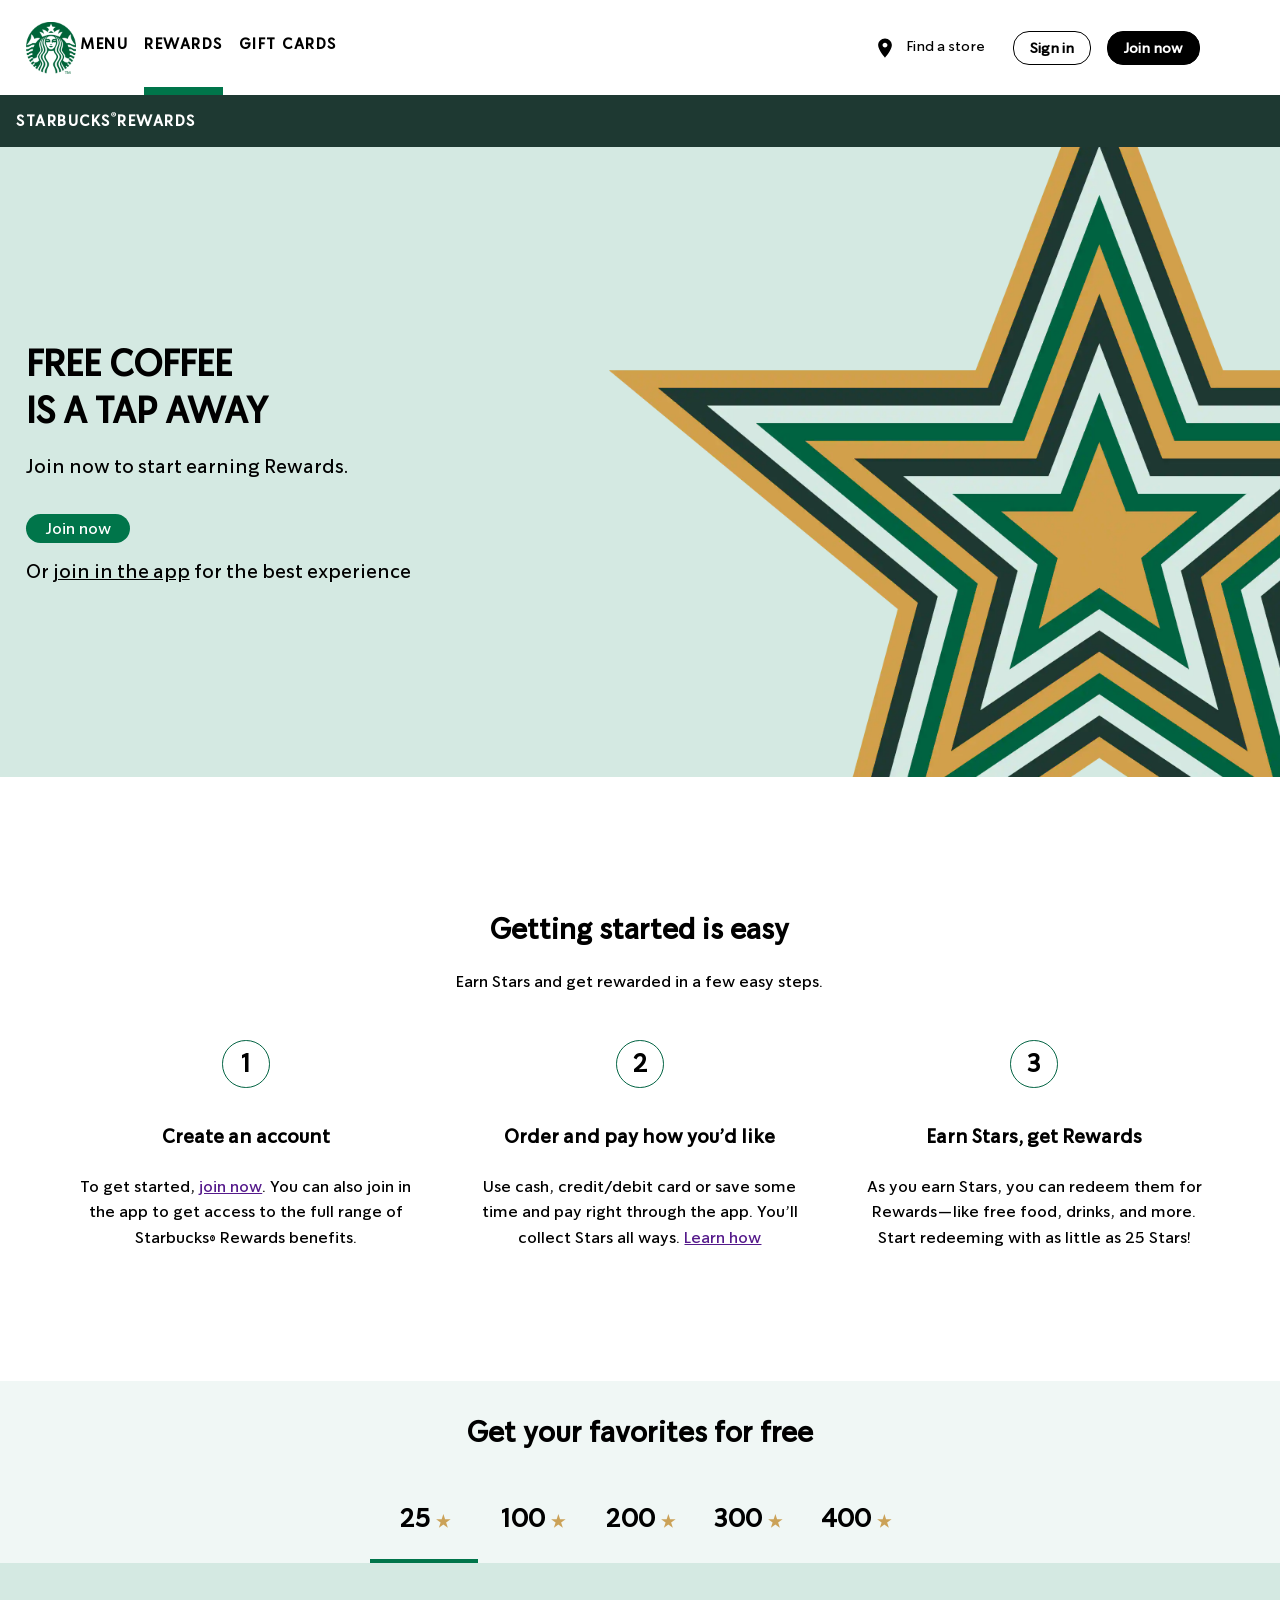
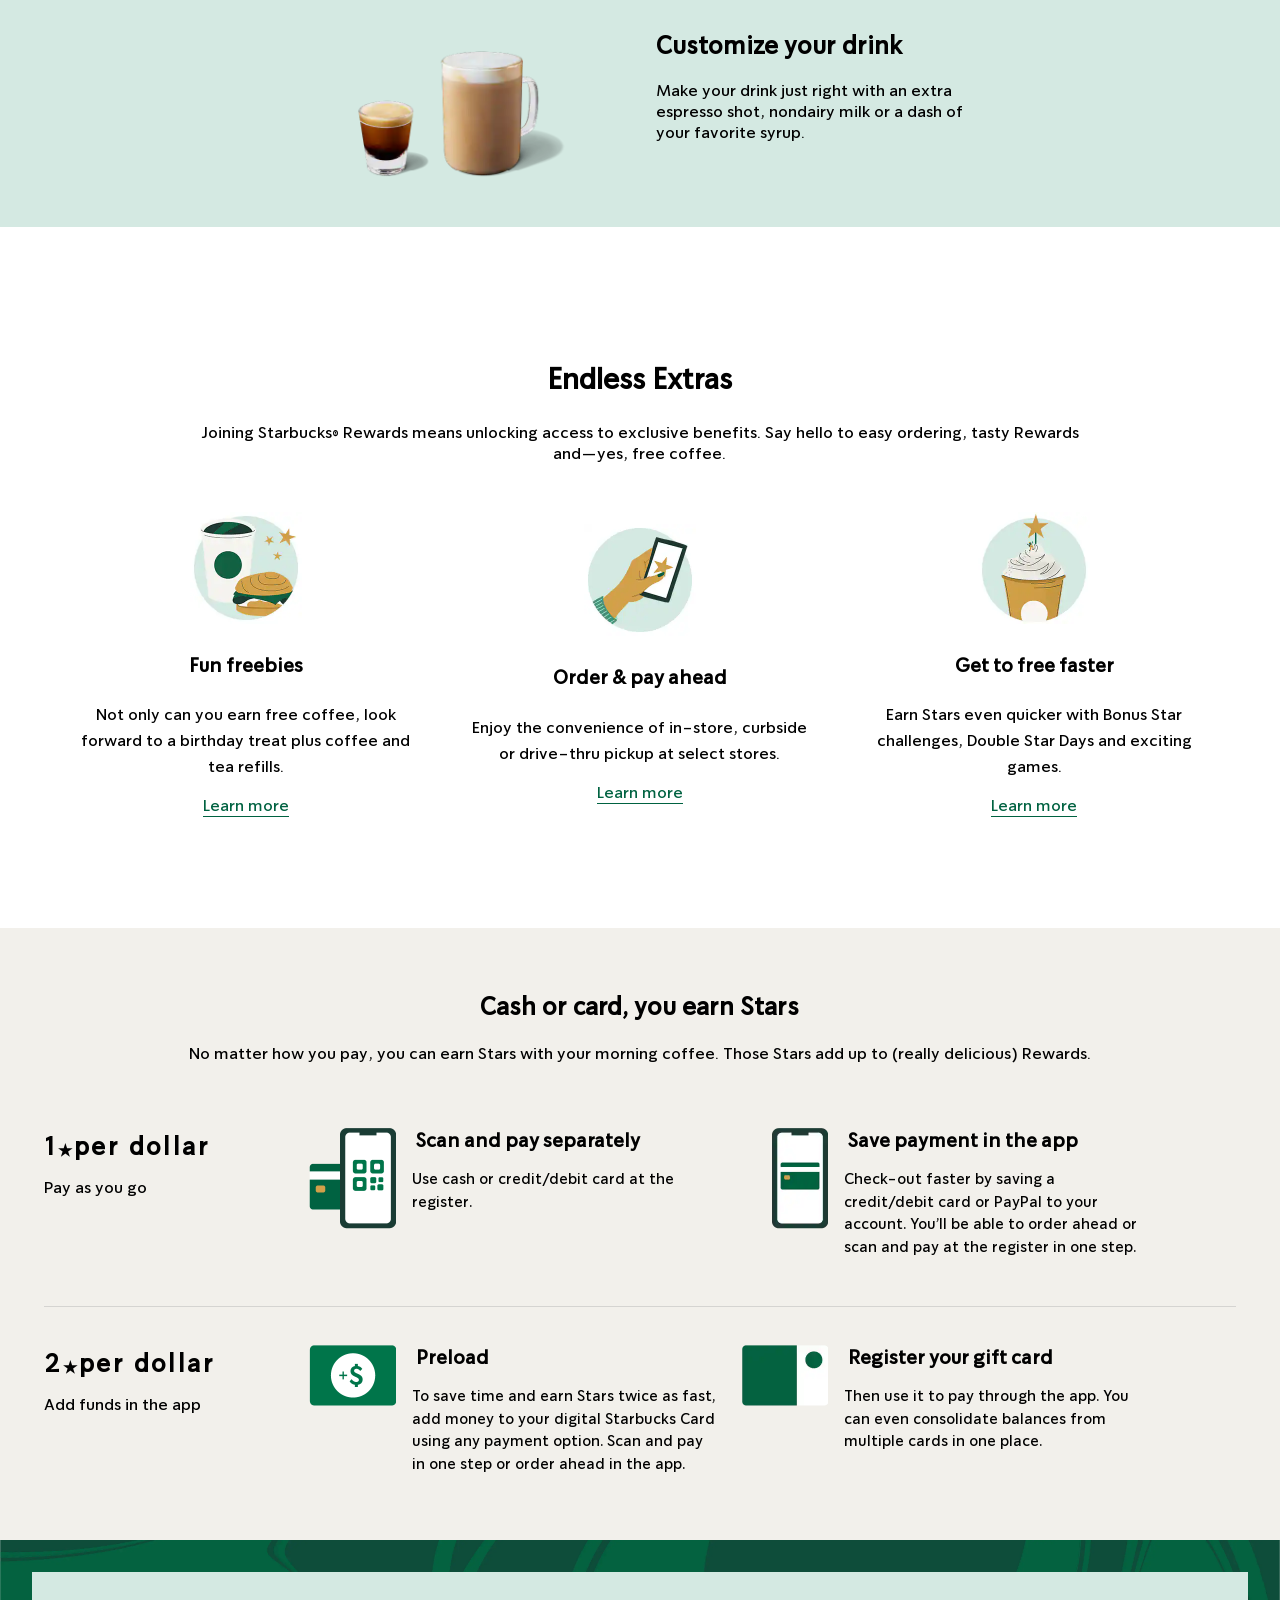
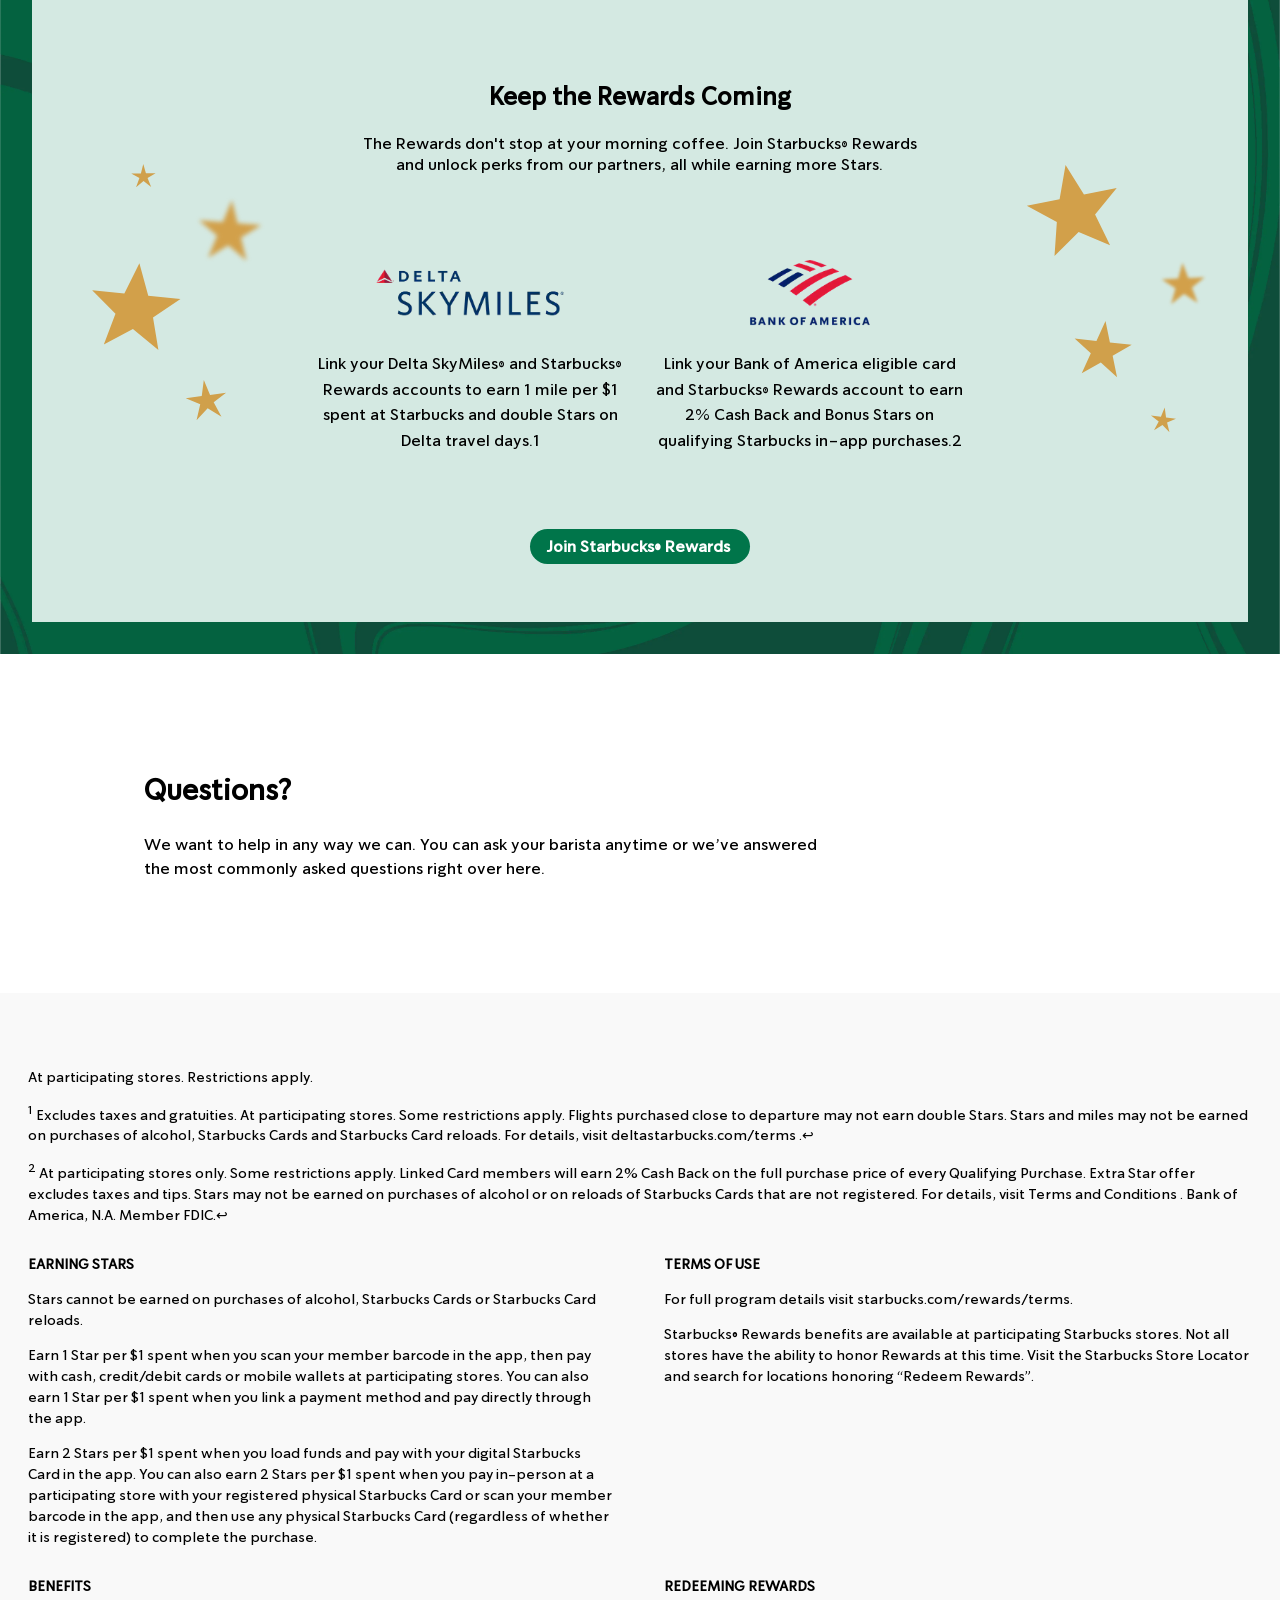
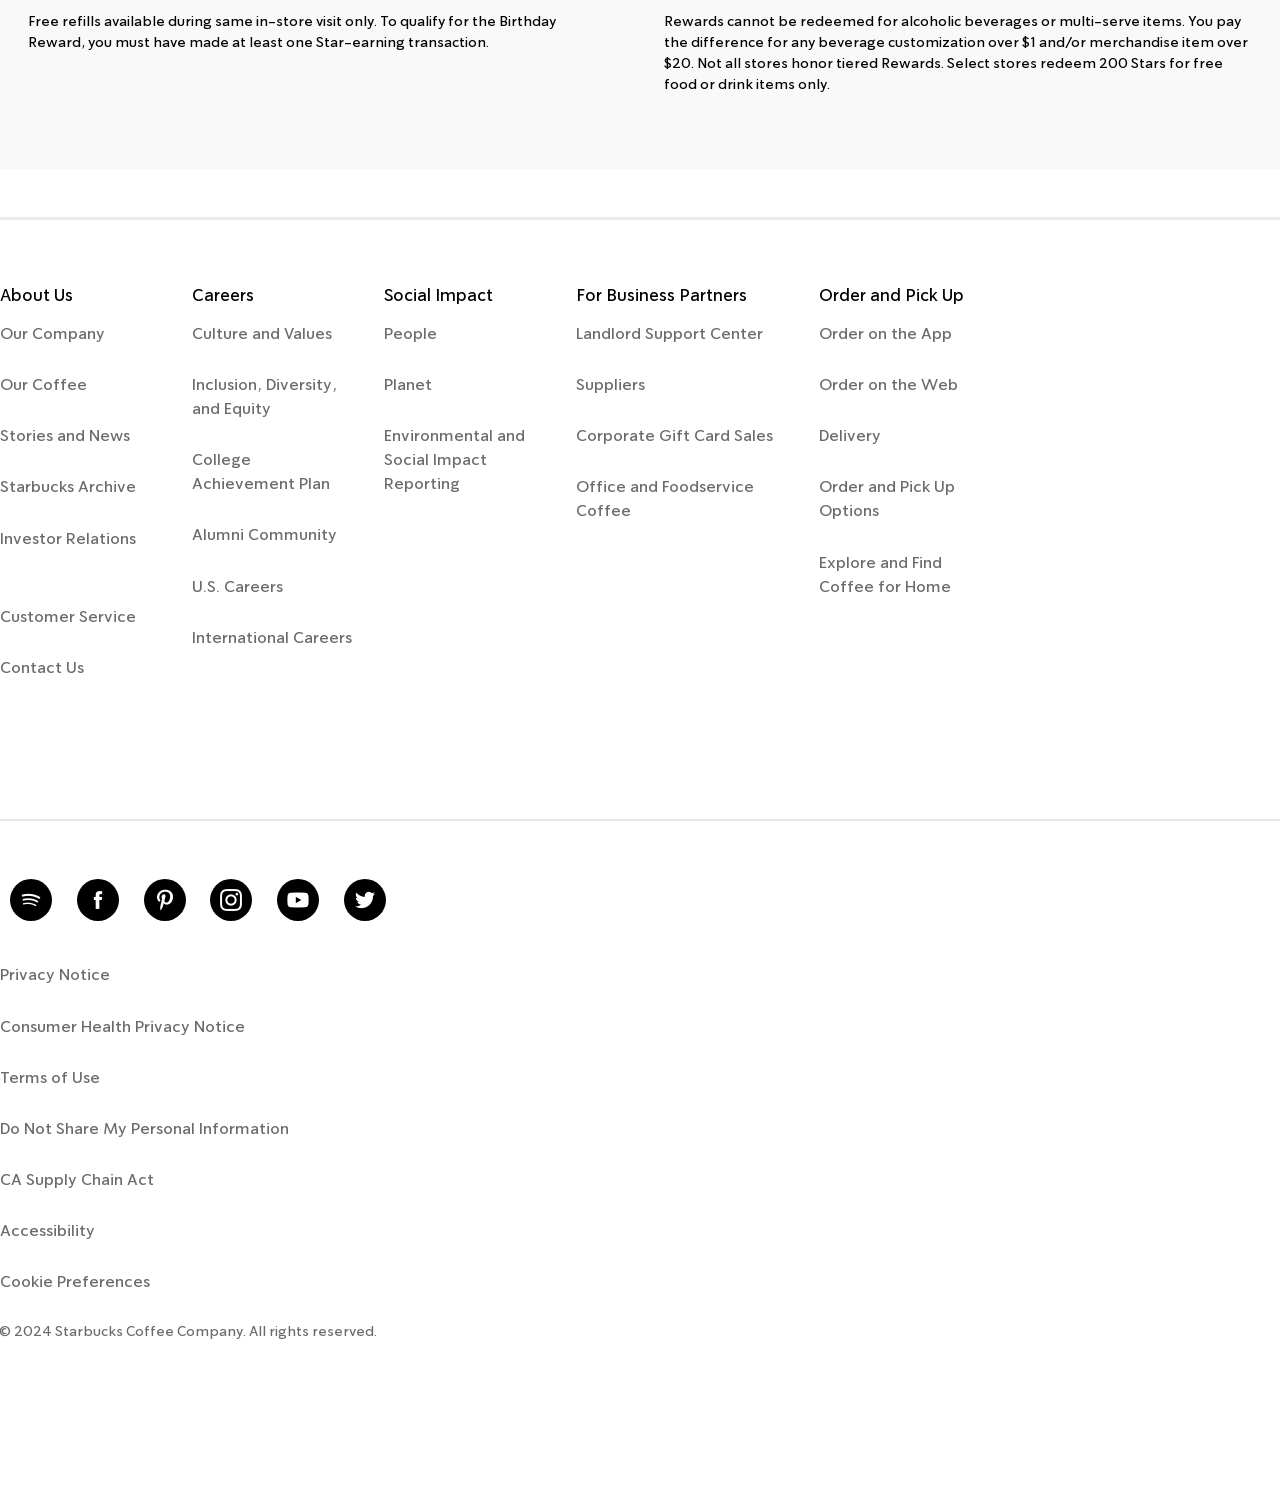
<file: index.html>
<!DOCTYPE html>
<html lang="en">
<head>
  <meta charset="UTF-8">
  <meta name="viewport" content="width=device-width, initial-scale=1.0">
  <!-- styling -->
  <link rel="stylesheet" href="styles/rewards.css">
  <link rel="stylesheet" href="styles/navbar.css">
  <link rel="stylesheet" href="styles/footer.css">
  <link rel="stylesheet" href="styles/freeFavourites.css">
  <title>starbucks-rewards</title>
</head>
<!-- fonts -->
<link rel="preconnect" href="https://fonts.googleapis.com">
<link rel="preconnect" href="https://fonts.gstatic.com" crossorigin>
<link href="https://fonts.googleapis.com/css2?family=Cabin:ital,wght@0,400..700;1,400..700&display=swap" rel="stylesheet">

<link rel="preconnect" href="https://fonts.googleapis.com">
<link rel="preconnect" href="https://fonts.gstatic.com" crossorigin>
<link href="https://fonts.googleapis.com/css2?family=Outfit:wght@100..900&display=swap" rel="stylesheet">

<link rel="preconnect" href="https://fonts.googleapis.com">
<link rel="preconnect" href="https://fonts.gstatic.com" crossorigin>
<link href="https://fonts.googleapis.com/css2?family=SUSE:wght@100..800&display=swap" rel="stylesheet">

<link rel="preconnect" href="https://fonts.googleapis.com">
<link rel="preconnect" href="https://fonts.gstatic.com" crossorigin>
<link href="https://fonts.googleapis.com/css2?family=Poppins:ital,wght@0,100;0,200;0,300;0,400;0,500;0,600;0,700;0,800;0,900;1,100;1,200;1,300;1,400;1,500;1,600;1,700;1,800;1,900&display=swap" rel="stylesheet">

<link rel="preconnect" href="https://fonts.googleapis.com">
<link rel="preconnect" href="https://fonts.gstatic.com" crossorigin>
<link href="https://fonts.googleapis.com/css2?family=Raleway:ital,wght@0,100..900;1,100..900&display=swap" rel="stylesheet">

<link rel="preconnect" href="https://fonts.googleapis.com">
<link rel="preconnect" href="https://fonts.gstatic.com" crossorigin>
<link href="https://fonts.googleapis.com/css2?family=DM+Sans:ital,opsz,wght@0,9..40,100..1000;1,9..40,100..1000&display=swap" rel="stylesheet">


<link rel="preconnect" href="https://fonts.googleapis.com">
<link rel="preconnect" href="https://fonts.gstatic.com" crossorigin>
<link href="https://fonts.googleapis.com/css2?family=Jost:ital,wght@0,100..900;1,100..900&display=swap" rel="stylesheet">

<body>
  <header class="starbucks-header js-starbucks-header">
    
    <div class="starbuck-navbar"></div>
    
    <div class="starbucks-logo">
      <a href="">
        <img src="images/Starbucks_Corporation_Logo_2011.svg.png" alt="" class="starbuck-logo-img">
      </a>
    </div>

    <nav class="starbucks-nav js-starbucks-nav">
      
      <div class="navbar-main-content">

        <div class="starbucks-sites">
          <div class="starbucks-site-container">
            <a src="" class="anchor-menu js-anchor-menu">Menu</a>
          </div>
          <div class="starbucks-site-container container-active">
            <a src="" class="rewards-menu js-reward-menu">Rewards</a>
          </div>
          <div class="starbucks-site-container">
            <a src="" class="menu-cards js-menu-cards">Gift Cards</a>
          </div>
        </div>
  
        <div class="starbucks-nav-buttons">
          
          <div class="store-map-button">
            <div class="map-icon">
              <svg aria-hidden="true" class="map-img" focusable="false" preserveAspectRatio="xMidYMid meet" viewBox="0 0 24 24"><path d="M12,11.475 C10.5214286,11.475 9.32142857,10.299 9.32142857,8.85 C9.32142857,7.401 10.5214286,6.225 12,6.225 C13.4785714,6.225 14.6785714,7.401 14.6785714,8.85 C14.6785714,10.299 13.4785714,11.475 12,11.475 M12,1.5 C7.85357143,1.5 4.5,4.7865 4.5,8.85 C4.5,14.3625 12,22.5 12,22.5 C12,22.5 19.5,14.3625 19.5,8.85 C19.5,4.7865 16.1464286,1.5 12,1.5"></path></svg>
            </div>
            Find a store
          </div>
  
          <div class="nav-buttons-01">
            <div class="sing-in-container">
              <button class="sign-in-btn">Sign in</button>
            </div>
    
            <div class="join-now-container">
              <button class="join-now-btn">Join now</button>
            </div>
          </div> 
        </div>
      </div>   
    </nav>

    <div class="burger-menu-btn js-button-burger">
      <span></span>
      <span></span>
      <span></span>
    </div>

  </header>
  <div class="mask js-mask"></div>
  <div class="starbucks-sticky-notes js-starbusk-sticky-notes">
    <div class="starbucks-sticky-notes-subcontainer">
      STARBUCKS<div class="sticky-special-sign">®</div> REWARDS
    </div>
    <div class="join-app-sticky-container">
      <a href="" class="join-app-anchor">Join in the app</a>
    </div>
  </div>
  <div class="starbucks-reward-joining-container">
    <div class="reward-joining-subcontianer">
      <div class="reward-subcontainer-child">
        <div class="free-coffe-offer-container">
          <h2>FREE COFFEE <br> IS A TAP AWAY</h2>
          <p>Join now to start earning Rewards.</p>
          <a class="join-button-main" href="/account/create">Join now</a>
          <span class="sb-textLink">
            Or
             <a class="color-textBlack" href="https://www.starbucks.com/rewards/mobile-apps">join in the app</a> for the best experience</span>
             <span class="sb-minimalized">Or join online</span>
        </div>
      </div>
      <div class="reward-subcontainer-child">
        <div class="width-star"></div>
      </div>
    </div>
  </div>

  <div class="getting-started-container">
    <div class="getting-started-subcontainer">
     
      <div class="getting-started-subcontainer-content">
        <div class="getting-started-easy-container">
          <h2>Getting started is easy</h2>
          <p>Earn Stars and get rewarded in a few easy steps.</p>
        </div>

        <div class="creating-account-steps-container">
        
          <div class="account-creating-step">
            <div class="creating-step-number">
              <div class="creating-step-number-container">
                1
              </div>
            </div>
            <div class="creating-step-adnotation">
              <div class="creating-step-title">
                Create an account
              </div>
              <div class="creating-step-instruction">
                To get started, <a href="">join now</a>. You can also join in the app to get access to the full range of Starbucks® Rewards benefits.
              </div>
            </div> 
          </div>
  
          <div class="account-creating-step expra-margin">
            <div class="creating-step-number">
              <div class="creating-step-number-container">
                2
              </div>
            </div>
            <div class="creating-step-adnotation">
              <div class="creating-step-title">
                Order and pay how you’d like
              </div>
              <div class="creating-step-instruction">
                Use cash, credit/debit card or save some time and pay right through the app. You’ll collect Stars all ways. <a href="">Learn how</a> 
              </div>
            </div>
          </div>
  
          <div class="account-creating-step">
            <div class="creating-step-number">
              <div class="creating-step-number-container">
                3
              </div>
            </div>
            <div class="creating-step-adnotation">
              <div class="creating-step-title">
                Earn Stars, get Rewards
              </div>
              <div class="creating-step-instruction">
                As you earn Stars, you can redeem them for Rewards—like free food, drinks, and more. Start redeeming with as little as 25 Stars!
              </div>
            </div>
          </div> 
        </div>
      </div>
    </div>
  </div>

  <div class="get-your-favourites-for-free js-get-your-favourites-for-free">
    <h1>Get your favorites for free</h1>
    <div class="reward-container js-reward-container">
    </div>
    <div class="reward-variety js-reward-variery"> 
      
      <div class="free-drink-variery">
        <div class="free-drink-variery-subcontainer">
         <div class="free-offer-child-image">
           <img src="freefavourites/25.webp" class="free-offer-img" alt="">
         </div>
         <div class="free-offer-child-description">
           <h2>Customize your drink</h2>
           <p>Make your drink just right with an extra espresso shot, nondairy milk or a dash of your favorite syrup.</p>
         </div>
        </div>
       </div>  
    </div>
  </div>

  <div class="getting-started-container">
    <div class="getting-started-subcontainer">
     
      <div class="getting-started-subcontainer-content">
        <div class="getting-started-easy-container">
          <h2>Endless Extras</h2>
          <p>Joining Starbucks® Rewards means unlocking access to exclusive benefits. Say hello to easy ordering, tasty Rewards and—yes, free coffee.</p>
        </div>
        <div class="creating-account-steps-container">
        
          <div class="account-creating-step">
            <div class="creating-step-number">
              <img src="orders/1-fun-freebies.webp" class="order-img" alt="">
            </div>
            <div class="creating-step-adnotation">
              <div class="creating-step-title">
                Fun freebies
              </div>
              <div class="creating-step-instruction">
                <p>Not only can you earn free coffee, look forward to a birthday treat plus coffee and tea refills.</p>
              </div>
              <a src="" class="learn-more-anchor">Learn more</a>
            </div>  
          </div>
  
          <div class="account-creating-step expra-margin">
            <div class="creating-step-number">
              <img src="orders/2-order-and-pay-ahead.webp" class="order-img" alt="">
            </div>
            <div class="creating-step-adnotation">
              <div class="creating-step-title">
                Order & pay ahead
              </div>
              <div class="creating-step-instruction">
                <p>Enjoy the convenience of in-store, curbside or drive-thru pickup at select stores.</p>
              </div>
              <a src="" class="learn-more-anchor">Learn more</a>
            </div>                      
          </div>
  
          <div class="account-creating-step">
            <div class="creating-step-number">
              <img src="orders/3-get-to-free-faster.webp" class="order-img" alt="">
            </div>
            <div class="creating-step-adnotation">
              <div class="creating-step-title">
                Get to free faster
              </div>
              <div class="creating-step-instruction">
                <p>Earn Stars even quicker with Bonus Star challenges, Double Star Days and exciting games.</p>
              </div>
              <a src="" class="learn-more-anchor">Learn more</a>
            </div>          
          </div> 
        </div>
      </div>
    </div>
  </div>

  <div class="payment-main-container">
    <div class="payment-subcontainer">
      <div class="getting-started-easy-container cash">
        <h2>Cash or card, you earn Stars</h2>
        <p>No matter how you pay, you can earn Stars with your morning coffee. Those Stars add up to (really delicious) Rewards.</p>
      </div>

      <div class="payment-information-container">
        <div class="payment-information-subcontainer">
          
          <div class="payment">
            <div class="payment-title">
              1 <p class="payment-star">★</p> per dollar
            </div>
            <p>Pay as you go</p>
          </div>

          <div class="payment-offer-description-container">
            <div class="payment-offer-description">
              <div class="payment-offer-description-image">
                <img src="details-img/1A.png" class="details-img" alt="">
              </div>
              <div class="payment-offer-description-details">
                <div class="payment--title">
                  Scan and pay separately</div>
                <p>Use cash or credit/debit card at the register.</p>
              </div>
            </div>
  
            <div class="payment-offer-description">
              <div class="payment-offer-description-image">
                <img src="details-img/1B.webp" class="details-img" alt="">
              </div>
              <div class="payment-offer-description-details">
                <div class="payment--title">
                  Save payment in the app</div>
                <p>Check-out faster by saving a credit/debit card or PayPal to your account. You’ll be able to order ahead or scan and pay at the register in one step.</p>
              </div>
            </div>
          </div>
        </div>

        <div class="payment-extra-space"></div>

        <div class="payment-information-subcontainer">
          
          <div class="payment">
            <div class="payment-title">
              2 <p class="payment-star">★</p> per dollar
            </div>
            <p>
              Add funds in the app</p>
          </div>

          <div class="payment-offer-description-container">
            <div class="payment-offer-description">
              <div class="payment-offer-description-image">
                <img src="details-img/2A.png" class="details-img" alt="">
              </div>
              <div class="payment-offer-description-details">
                <div class="payment--title">
                  Preload</div>
                <p>To save time and earn Stars twice as fast, add money to your digital Starbucks Card using any payment option. Scan and pay in one step or order ahead in the app.</p>
              </div>
            </div>
  
            <div class="payment-offer-description">
              <div class="payment-offer-description-image">
                <img src="details-img/2B.webp" class="details-img" alt="">
              </div>
              <div class="payment-offer-description-details">
                <div class="payment--title">
                  Register your gift card</div>
                <p>Then use it to pay through the app. You can even consolidate balances from multiple cards in one place.</p>
              </div>
            </div>
          </div>
        </div>
      </div>
    </div>
  </div>

  <div class="rewards-coming-container js-reward-coming-container">
    <div class="rewards-coming-container-main-content">
      
      <div class="rewards-coming-container-subcontent">
        
        <div class="background-stars-container stars-image-1">

        </div>
            
        <div class="content-container">
        <div class="getting-started-easy-container spaced">
          <h2>Keep the Rewards Coming</h2>
          <p>The Rewards don't stop at your morning coffee. Join Starbucks® Rewards and unlock perks from our partners, all while earning more Stars.</p>
        </div>

        <div class="starbucks-cooperators-container">
          <div class="starbucks-cooperators-subcontainer">
            <img src="cooperators/delta-skymiles.webp" class="cooperators-img" alt="">
            <p>Link your Delta SkyMiles®
              and Starbucks® Rewards accounts to earn 1 mile per $1 spent at Starbucks and double Stars on Delta travel days.1</p>
          </div>
          <div class="starbucks-cooperators-subcontainer">
            <img src="cooperators/bank-of-america.webp" class="cooperators-img" alt="">
            <p>Link your Bank of America
              eligible card and Starbucks® Rewards account to earn 2% Cash Back and Bonus Stars on qualifying Starbucks in-app purchases.2</p>
          </div>
        </div>

        <a href="" class="cooperators-anchor-tag">Join Starbucks® Rewards</a>
        </div>
     
        <div class="background-stars-container stars-image-2">
        </div>
      </div>
    </div>
  </div>

  <div class="question-main-container">
    <div class="question-subcontainer">
      <div class="questiob-subcontainer-margin">
        <h2>Questions?</h2>
        <p>We want to help in any way we can. You can ask your barista anytime or we’ve answered the most commonly asked questions right over here.</p>
      </div>     
    </div>
  </div>

  <div class="participating-main-container">
    <div class="participating-main-subcontainer">
      <div class="participating-container">
        <p>At participating stores. Restrictions apply.</p>
        <p><sup>1</sup> Excludes taxes and gratuities. At participating stores. Some restrictions apply. Flights purchased close to departure may not earn double Stars. Stars and miles may not be earned on purchases of alcohol, Starbucks Cards and Starbucks Card reloads. For details, visit 
          deltastarbucks.com/terms
          .↩</p>
        <p> <sup>2</sup> At participating stores only. Some restrictions apply. Linked Card members will earn 2% Cash Back on the full purchase price of every Qualifying Purchase. Extra Star offer excludes taxes and tips. Stars may not be earned on purchases of alcohol or on reloads of Starbucks Cards that are not registered. For details, visit 
          Terms and Conditions
          . Bank of America, N.A. Member FDIC.↩</p>
      </div>
      <div class="participating-terms-container">
        <div class="participating-terms-subcontainer">
          <h3>EARNING STARS</h3>
          <p>Stars cannot be earned on purchases of alcohol, Starbucks Cards or Starbucks Card reloads.</p>
          <p>Earn 1 Star per $1 spent when you scan your member barcode in the app, then pay with cash, credit/debit cards or mobile wallets at participating stores. You can also earn 1 Star per $1 spent when you link a payment method and pay directly through the app.</p>
          <p>Earn 2 Stars per $1 spent when you load funds and pay with your digital Starbucks Card in the app. You can also earn 2 Stars per $1 spent when you pay in-person at a participating store with your registered physical Starbucks Card or scan your member barcode in the app, and then use any physical Starbucks Card (regardless of whether it is registered) to complete the purchase.</p>
        </div>
        <div class="participating-terms-subcontainer">
          <h3>TERMS OF USE</h3>
          <p>For full program details visit starbucks.com/rewards/terms.</p>
          <p>Starbucks® Rewards benefits are available at participating Starbucks stores. Not all stores have the ability to honor Rewards at this time. Visit the 
            Starbucks Store Locator
             and search for locations honoring “Redeem Rewards”.</p>
        </div>
      </div>
      <div class="participating-terms-container">
        <div class="participating-terms-subcontainer">
          <h3>BENEFITS</h3>
          <p>Free refills available during same in-store visit only. To qualify for the Birthday Reward, you must have made at least one Star-earning transaction.</p>
        </div>
        <div class="participating-terms-subcontainer">
          <h3>REDEEMING REWARDS</h3>
          <p>Rewards cannot be redeemed for alcoholic beverages or multi-serve items. You pay the difference for any beverage customization over $1 and/or merchandise item over $20. Not all stores honor tiered Rewards. Select stores redeem 200 Stars for free food or drink items only.</p>
        </div>
      </div>
    </div>
  </div>

  <div class="details-main-container">
    <div class="details-main--subcontainer">
      <div class="details-main-subcontainer">
      
        <div class="details-main-flex" >

          <div class="details-button-container js-detail-main-flex" id="detail-1">
            <h2>About Us</h2>
            <div class="details-icon-img">
              <img class="arrow-down-icon" id="arrow-icon-1" src="images/down.png" alt="">
            </div>
          </div>

          <ul class="details-links" id="js-link-1">
            <li><a href="">Our Company</a></li>
            <li><a href="">Our Coffee</a></li>
            <li> <a href="">Stories and News</a></li>
            <li><a href="">Starbucks Archive</a></li>
            <li><a href=""><a href="">Investor Relations</a><li>
            <li><a href="">Customer Service</a></li>
            <li><a href="">  Contact Us</a></li>
           </ul> 
        </div>
  
        <div class="details-main-flex ">
          
          <div class="details-button-container js-detail-main-flex" id="detail-2">
            <h2>Careers</h2>
            <div class="details-icon-img">
              <img class="arrow-down-icon" id="arrow-icon-2" src="images/down.png" alt="">
            </div>
          </div>
         
          <ul class="details-links" id="js-link-2"> 
            <li><a href="">Culture and Values</a></li>
            <li><a href="">Inclusion, Diversity, and Equity</a></li>
            <li> <a href="">College Achievement Plan</a></li>
            <li><a href="">Alumni Community</a></li>
            <li><a href=""><a href="">U.S. Careers</a></li>
            <li><a href="">International Careers</a></li>
          </ul> 
        </div>
  
        <div class="details-main-flex">
          <div class="details-button-container js-detail-main-flex" id="detail-3">
            <h2>Social Impact</h2>
            <div class="details-icon-img">
              <img class="arrow-down-icon" id="arrow-icon-3" src="images/down.png" alt="">
            </div>
          </div>
          
          <ul class="details-links" id="js-link-3">
            <li><a href="">People</a></li>
            <li><a href="">Planet</a></li>
            <li> <a href="">Environmental and Social Impact Reporting</a></li>
          </ul> 
        </div>
  
        <div class="details-main-flex extra-spacing">
          <div class="details-button-container js-detail-main-flex" id="detail-4">
            <h2>For Business Partners</h2>
            <div class="details-icon-img">
              <img class="arrow-down-icon" id="arrow-icon-4" src="images/down.png" alt="">
            </div>
          </div>
          
          <ul class="details-links" id="js-link-4">
            <li><a href="">Landlord Support Center</a></li>
            <li><a href="">Suppliers</a></li>
            <li> <a href="">Corporate Gift Card Sales</a></li>
            <li> <a href="">Office and Foodservice Coffee</a></li>
          </ul> 
        </div>
  
        <div class="details-main-flex">
          <div class="details-button-container js-detail-main-flex" id="detail-5">
            <h2>Order and Pick Up</h2>
            <div class="details-icon-img">
              <img class="arrow-down-icon" id="arrow-icon-5" src="images/down.png" alt="">
            </div>
          </div>
          
          <ul class="details-links" id="js-link-5">
            <li><a href="">Order on the App</a></li>
            <li><a href="">Order on the Web</a></li>
            <li> <a href="">Delivery</a></li>
            <li> <a href="">Order and Pick Up Options</a></li>
            <li> <a href="">Explore and Find Coffee for Home</a></li>
          </ul> 
        </div>  
      </div>

      <div class="inline-element"></div>
  
      <div class="details-main-subcontainer column">
        
        <div class="footer-icons-flex-container">
          <ul>
            <li>
              <div class="icon-footer-container">
                <img src="starbucks-icons/spotify.png" class="icon-footer-img" alt="spotify"> 
              </div>
            </li>
            <li>
              <div class="icon-footer-container">
                <img src="starbucks-icons/facebook-social.png" class="icon-footer-img" alt="facebook">
              </div>
            </li>
            <li>
              <div class="icon-footer-container">
                <img src="starbucks-icons/social.png" class="icon-footer-img" alt="pinterest">
              </div>
            </li>
            <li>
              <div class="icon-footer-container">
                <img src="starbucks-icons/instagram-social.png" class="icon-footer-img" alt="instagram">
              </div>
            </li>
            <li>
              <div class="icon-footer-container">
                <img src="starbucks-icons/youtube-social.png" class="icon-footer-img" alt="youtube">
              </div>
            </li>
            <li>
              <div class="icon-footer-container">
                <img src="starbucks-icons/twitter-social.png" class="icon-footer-img" alt="twitter">
              </div>
            </li>
          </ul>        
        </div>

        <div class="extra-information">
          <ul>
            <li><a>Privacy Notice</a></li>
            <li><a>Consumer Health Privacy Notice</a></li>
            <li><a>Terms of Use</a></li>
            <li><a>Do Not Share My Personal Information</a></li>
            <li><a>CA Supply Chain Act</a></li>
            <li><a> Accessibility</a></li>
            <li><a>Cookie Preferences</a></li>
            <li>   <div class="extra-information-logos">© 2024 Starbucks Coffee Company. All rights reserved.</div></li>
          </ul>
        </div> 

      </div>

    </div>
  </div>
  <script src="scripts/hamburger.js"></script>
  <script src="scripts/index.js" type="module"></script>
  <script src="scripts/rewardsDetails.js"></script>
</body>
</html>
</file>
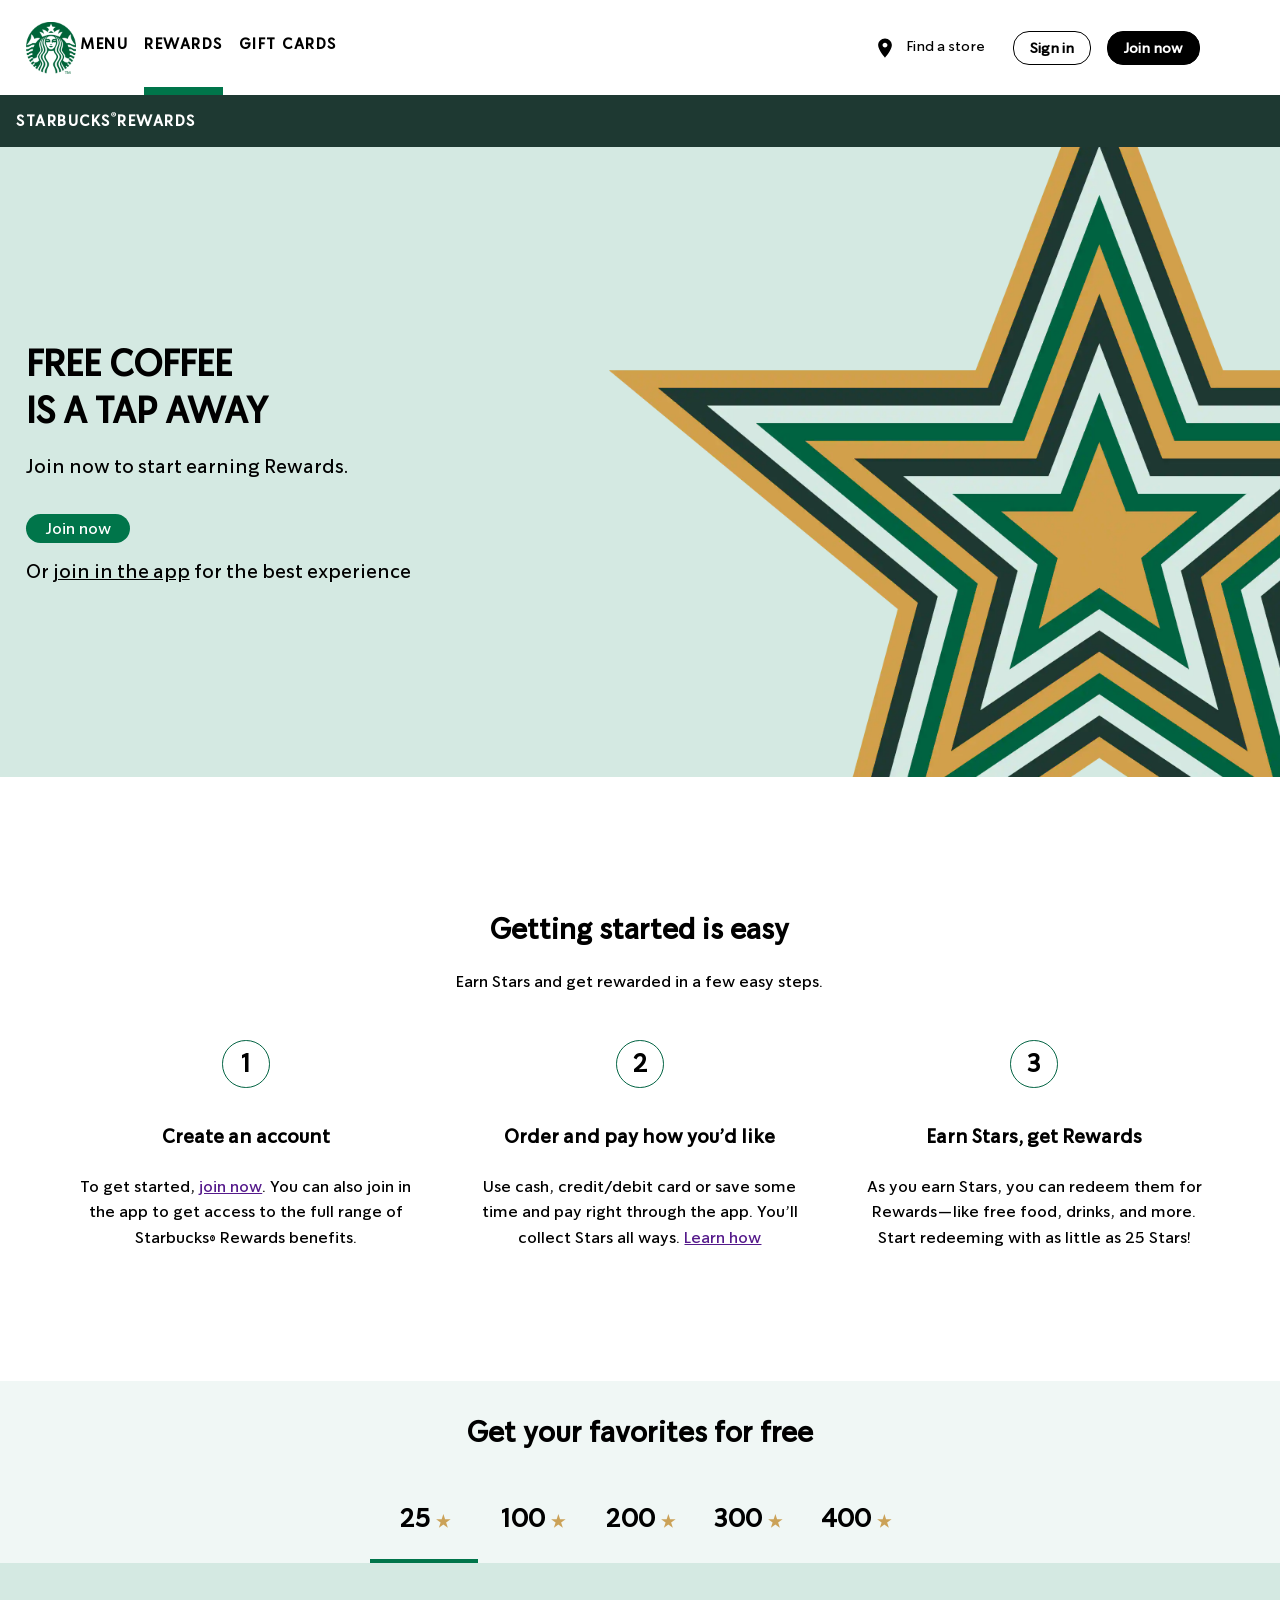
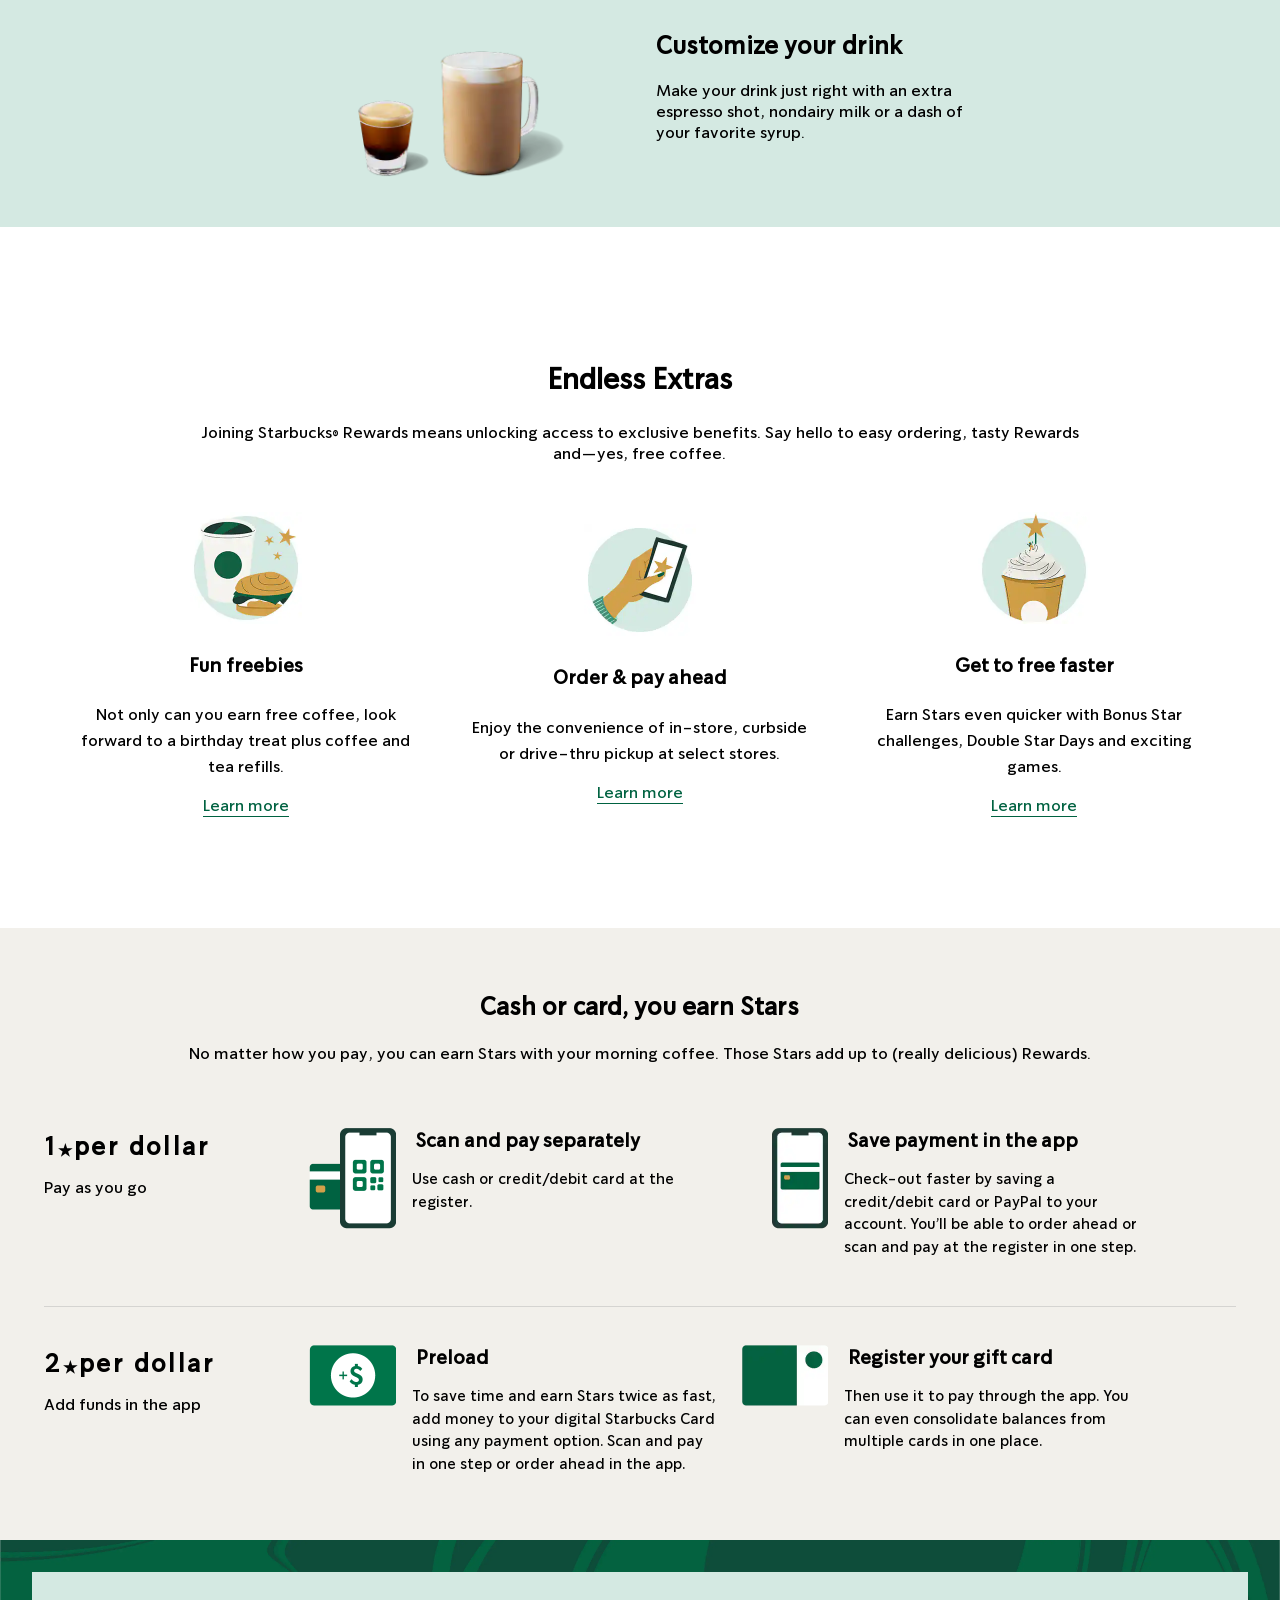
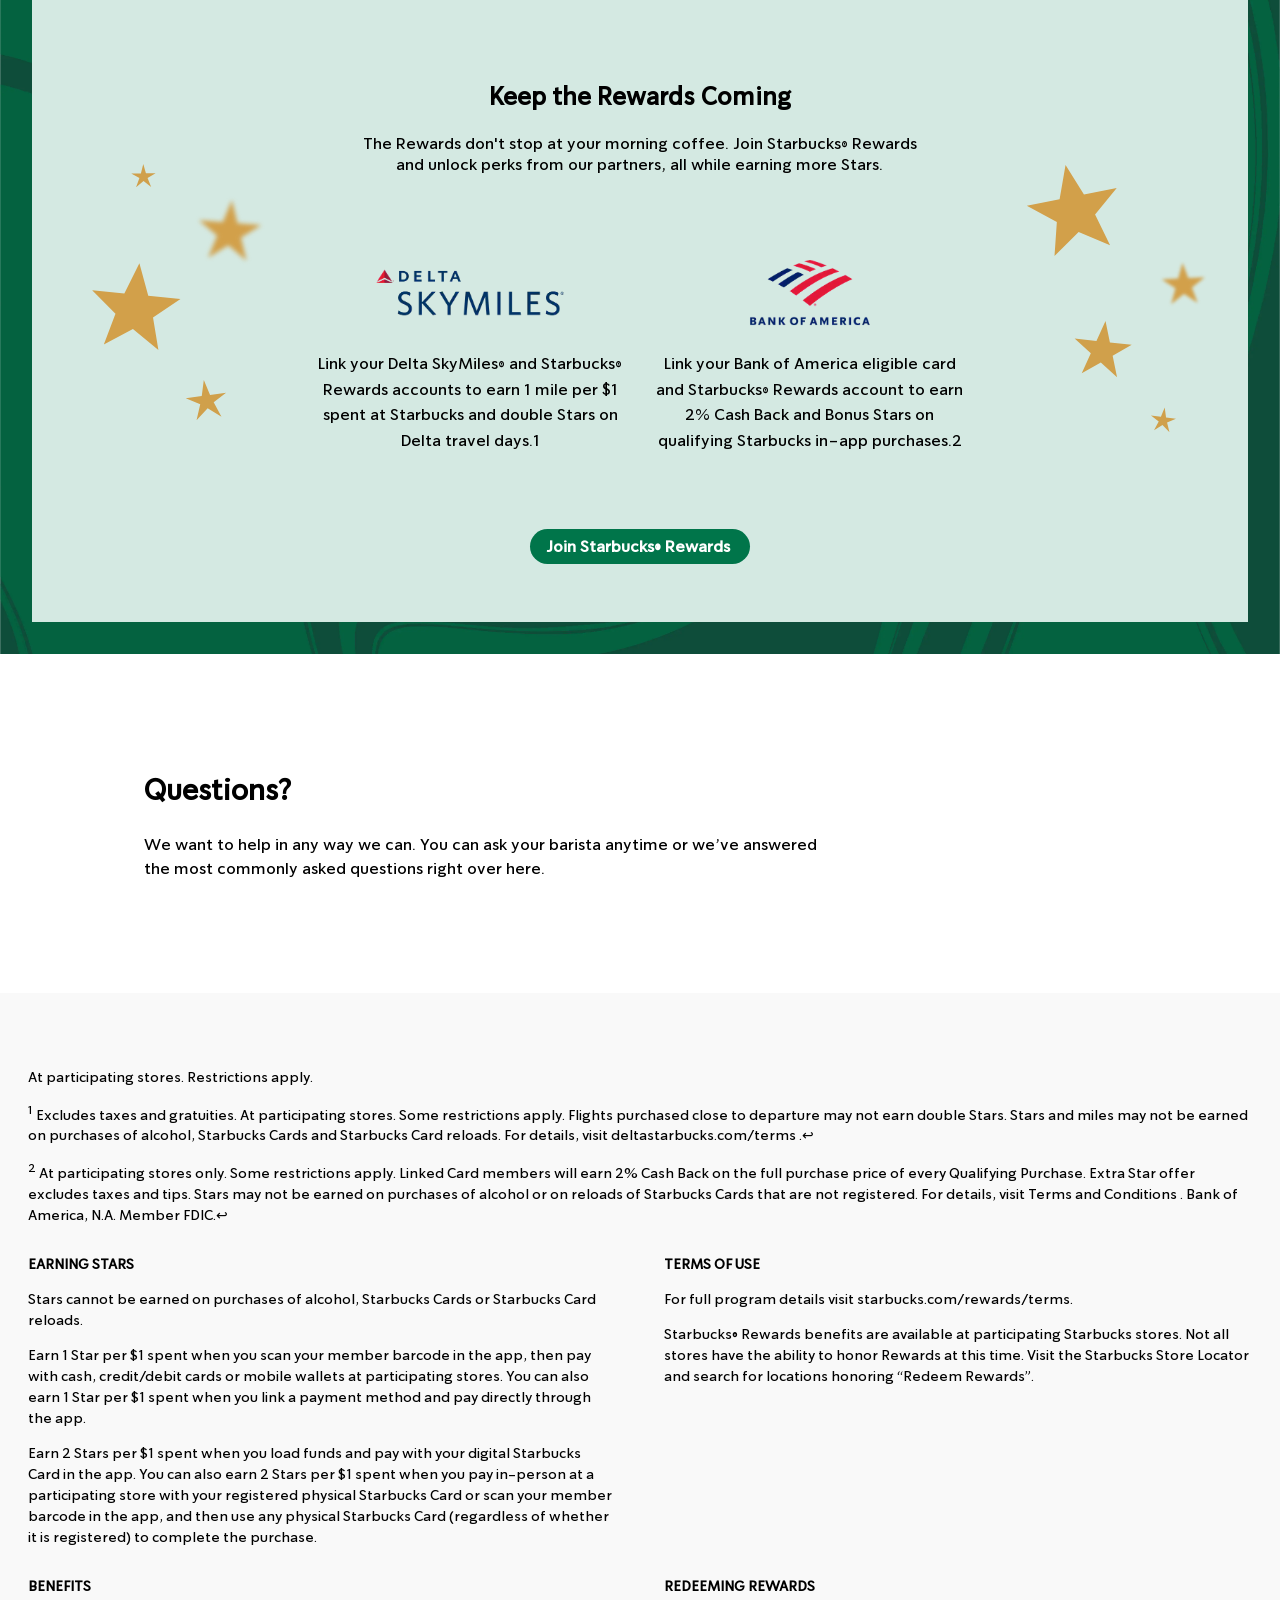
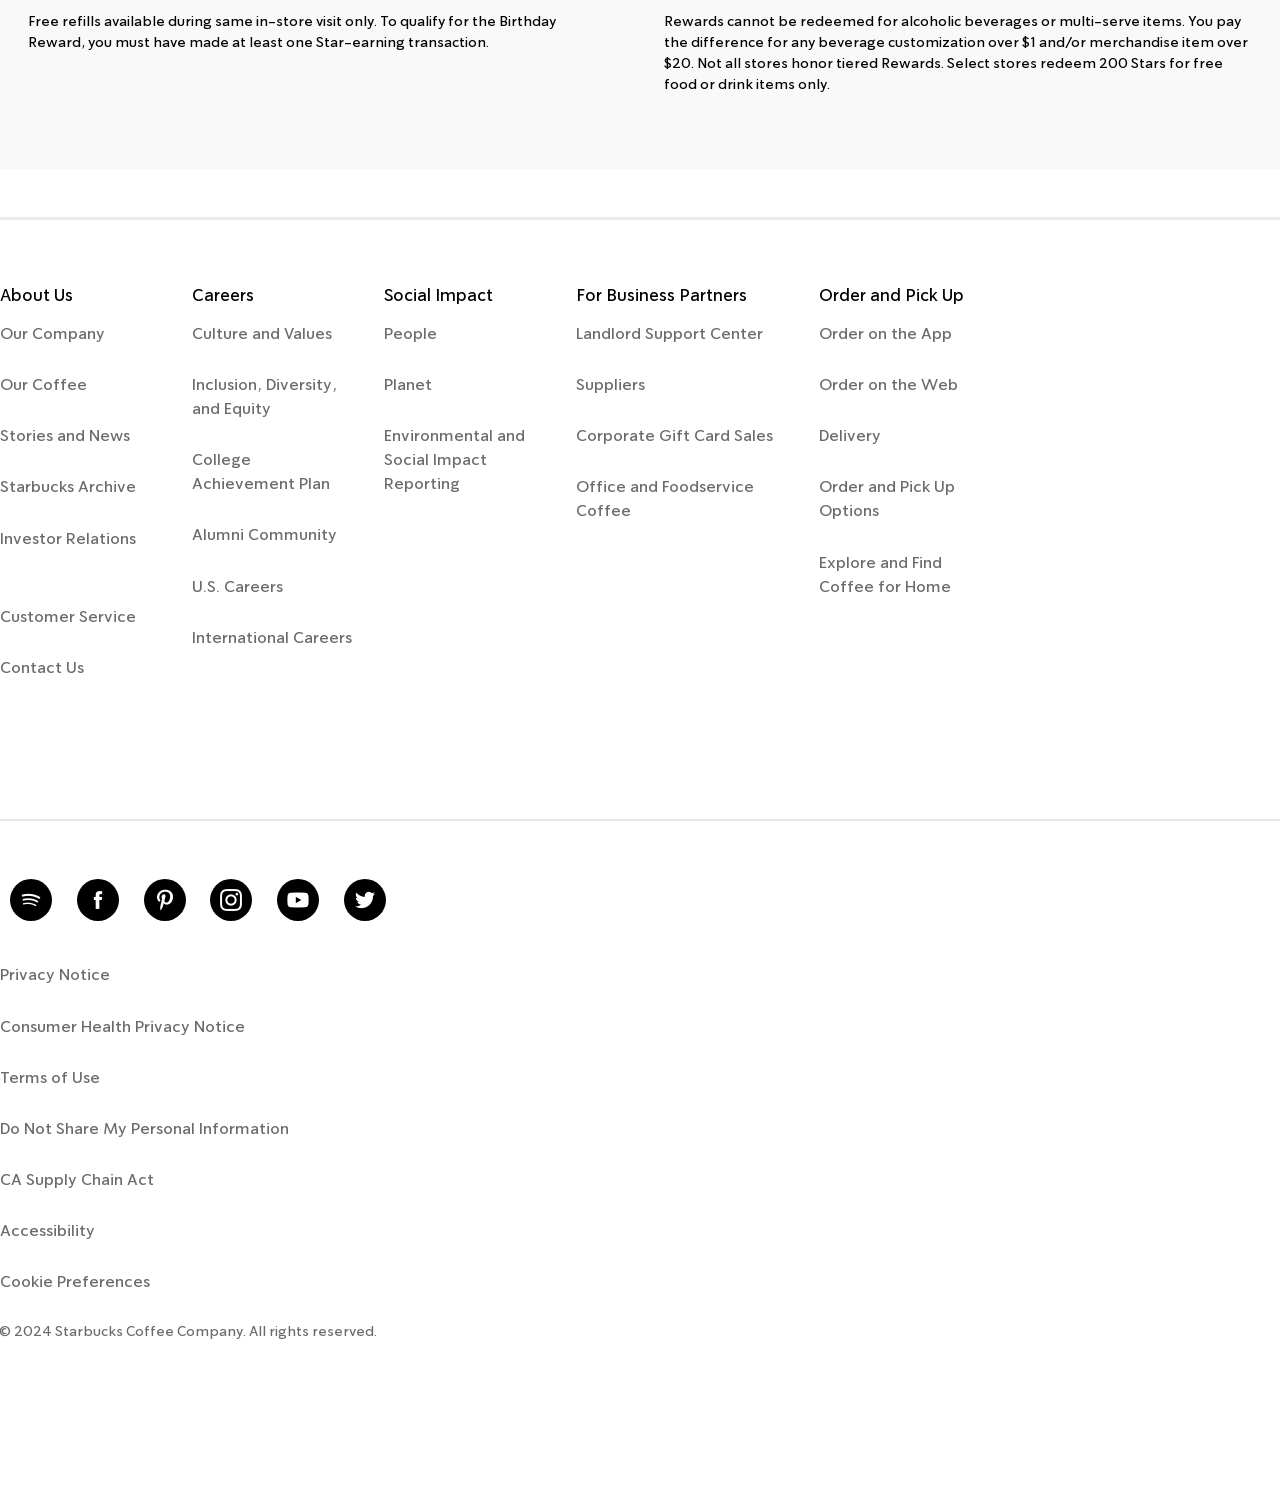
<file: rewards.html>
<!DOCTYPE html>
<html lang="en">
<head>
  <meta charset="UTF-8">
  <meta name="viewport" content="width=device-width, initial-scale=1.0">
  <!-- styling -->
  <link rel="stylesheet" href="styles/rewards.css">
  <link rel="stylesheet" href="styles/navbar.css">
  <link rel="stylesheet" href="styles/footer.css">
  <link rel="stylesheet" href="styles/freeFavourites.css">
  <title>starbucks-rewards</title>
</head>
<!-- fonts -->
<link rel="preconnect" href="https://fonts.googleapis.com">
<link rel="preconnect" href="https://fonts.gstatic.com" crossorigin>
<link href="https://fonts.googleapis.com/css2?family=Cabin:ital,wght@0,400..700;1,400..700&display=swap" rel="stylesheet">

<link rel="preconnect" href="https://fonts.googleapis.com">
<link rel="preconnect" href="https://fonts.gstatic.com" crossorigin>
<link href="https://fonts.googleapis.com/css2?family=Outfit:wght@100..900&display=swap" rel="stylesheet">

<link rel="preconnect" href="https://fonts.googleapis.com">
<link rel="preconnect" href="https://fonts.gstatic.com" crossorigin>
<link href="https://fonts.googleapis.com/css2?family=SUSE:wght@100..800&display=swap" rel="stylesheet">

<link rel="preconnect" href="https://fonts.googleapis.com">
<link rel="preconnect" href="https://fonts.gstatic.com" crossorigin>
<link href="https://fonts.googleapis.com/css2?family=Poppins:ital,wght@0,100;0,200;0,300;0,400;0,500;0,600;0,700;0,800;0,900;1,100;1,200;1,300;1,400;1,500;1,600;1,700;1,800;1,900&display=swap" rel="stylesheet">

<link rel="preconnect" href="https://fonts.googleapis.com">
<link rel="preconnect" href="https://fonts.gstatic.com" crossorigin>
<link href="https://fonts.googleapis.com/css2?family=Raleway:ital,wght@0,100..900;1,100..900&display=swap" rel="stylesheet">

<link rel="preconnect" href="https://fonts.googleapis.com">
<link rel="preconnect" href="https://fonts.gstatic.com" crossorigin>
<link href="https://fonts.googleapis.com/css2?family=DM+Sans:ital,opsz,wght@0,9..40,100..1000;1,9..40,100..1000&display=swap" rel="stylesheet">


<link rel="preconnect" href="https://fonts.googleapis.com">
<link rel="preconnect" href="https://fonts.gstatic.com" crossorigin>
<link href="https://fonts.googleapis.com/css2?family=Jost:ital,wght@0,100..900;1,100..900&display=swap" rel="stylesheet">

<body>
  <header class="starbucks-header js-starbucks-header">
    
    <div class="starbuck-navbar"></div>
    
    <div class="starbucks-logo">
      <a href="">
        <img src="/images/Starbucks_Corporation_Logo_2011.svg.png" alt="" class="starbuck-logo-img">
      </a>
    </div>

    <nav class="starbucks-nav js-starbucks-nav">
      
      <div class="navbar-main-content">

        <div class="starbucks-sites">
          <div class="starbucks-site-container">
            <a src="" class="anchor-menu js-anchor-menu">Menu</a>
          </div>
          <div class="starbucks-site-container container-active">
            <a src="" class="rewards-menu js-reward-menu">Rewards</a>
          </div>
          <div class="starbucks-site-container">
            <a src="" class="menu-cards js-menu-cards">Gift Cards</a>
          </div>
        </div>
  
        <div class="starbucks-nav-buttons">
          
          <div class="store-map-button">
            <div class="map-icon">
              <svg aria-hidden="true" class="map-img" focusable="false" preserveAspectRatio="xMidYMid meet" viewBox="0 0 24 24"><path d="M12,11.475 C10.5214286,11.475 9.32142857,10.299 9.32142857,8.85 C9.32142857,7.401 10.5214286,6.225 12,6.225 C13.4785714,6.225 14.6785714,7.401 14.6785714,8.85 C14.6785714,10.299 13.4785714,11.475 12,11.475 M12,1.5 C7.85357143,1.5 4.5,4.7865 4.5,8.85 C4.5,14.3625 12,22.5 12,22.5 C12,22.5 19.5,14.3625 19.5,8.85 C19.5,4.7865 16.1464286,1.5 12,1.5"></path></svg>
            </div>
            Find a store
          </div>
  
          <div class="nav-buttons-01">
            <div class="sing-in-container">
              <button class="sign-in-btn">Sign in</button>
            </div>
    
            <div class="join-now-container">
              <button class="join-now-btn">Join now</button>
            </div>
          </div> 
        </div>
      </div>   
    </nav>

    <div class="burger-menu-btn js-button-burger">
      <span></span>
      <span></span>
      <span></span>
    </div>

  </header>
  <div class="mask js-mask"></div>
  <div class="starbucks-sticky-notes js-starbusk-sticky-notes">
    <div class="starbucks-sticky-notes-subcontainer">
      STARBUCKS<div class="sticky-special-sign">®</div> REWARDS
    </div>
    <div class="join-app-sticky-container">
      <a href="" class="join-app-anchor">Join in the app</a>
    </div>
  </div>
  <div class="starbucks-reward-joining-container">
    <div class="reward-joining-subcontianer">
      <div class="reward-subcontainer-child">
        <div class="free-coffe-offer-container">
          <h2>FREE COFFEE <br> IS A TAP AWAY</h2>
          <p>Join now to start earning Rewards.</p>
          <a class="join-button-main" href="/account/create">Join now</a>
          <span class="sb-textLink">
            Or
             <a class="color-textBlack" href="https://www.starbucks.com/rewards/mobile-apps">join in the app</a> for the best experience</span>
             <span class="sb-minimalized">Or join online</span>
        </div>
      </div>
      <div class="reward-subcontainer-child">
        <div class="width-star"></div>
      </div>
    </div>
  </div>

  <div class="getting-started-container">
    <div class="getting-started-subcontainer">
     
      <div class="getting-started-subcontainer-content">
        <div class="getting-started-easy-container">
          <h2>Getting started is easy</h2>
          <p>Earn Stars and get rewarded in a few easy steps.</p>
        </div>

        <div class="creating-account-steps-container">
        
          <div class="account-creating-step">
            <div class="creating-step-number">
              <div class="creating-step-number-container">
                1
              </div>
            </div>
            <div class="creating-step-adnotation">
              <div class="creating-step-title">
                Create an account
              </div>
              <div class="creating-step-instruction">
                To get started, <a href="">join now</a>. You can also join in the app to get access to the full range of Starbucks® Rewards benefits.
              </div>
            </div> 
          </div>
  
          <div class="account-creating-step expra-margin">
            <div class="creating-step-number">
              <div class="creating-step-number-container">
                2
              </div>
            </div>
            <div class="creating-step-adnotation">
              <div class="creating-step-title">
                Order and pay how you’d like
              </div>
              <div class="creating-step-instruction">
                Use cash, credit/debit card or save some time and pay right through the app. You’ll collect Stars all ways. <a href="">Learn how</a> 
              </div>
            </div>
          </div>
  
          <div class="account-creating-step">
            <div class="creating-step-number">
              <div class="creating-step-number-container">
                3
              </div>
            </div>
            <div class="creating-step-adnotation">
              <div class="creating-step-title">
                Earn Stars, get Rewards
              </div>
              <div class="creating-step-instruction">
                As you earn Stars, you can redeem them for Rewards—like free food, drinks, and more. Start redeeming with as little as 25 Stars!
              </div>
            </div>
          </div> 
        </div>
      </div>
    </div>
  </div>

  <div class="get-your-favourites-for-free js-get-your-favourites-for-free">
    <h1>Get your favorites for free</h1>
    <div class="reward-container js-reward-container">
    </div>
    <div class="reward-variety js-reward-variery"> 
      
      <div class="free-drink-variery">
        <div class="free-drink-variery-subcontainer">
         <div class="free-offer-child-image">
           <img src="freefavourites/25.webp" class="free-offer-img" alt="">
         </div>
         <div class="free-offer-child-description">
           <h2>Customize your drink</h2>
           <p>Make your drink just right with an extra espresso shot, nondairy milk or a dash of your favorite syrup.</p>
         </div>
        </div>
       </div>  
    </div>
  </div>

  <div class="getting-started-container">
    <div class="getting-started-subcontainer">
     
      <div class="getting-started-subcontainer-content">
        <div class="getting-started-easy-container">
          <h2>Endless Extras</h2>
          <p>Joining Starbucks® Rewards means unlocking access to exclusive benefits. Say hello to easy ordering, tasty Rewards and—yes, free coffee.</p>
        </div>
        <div class="creating-account-steps-container">
        
          <div class="account-creating-step">
            <div class="creating-step-number">
              <img src="orders/1-fun-freebies.webp" class="order-img" alt="">
            </div>
            <div class="creating-step-adnotation">
              <div class="creating-step-title">
                Fun freebies
              </div>
              <div class="creating-step-instruction">
                <p>Not only can you earn free coffee, look forward to a birthday treat plus coffee and tea refills.</p>
              </div>
              <a src="" class="learn-more-anchor">Learn more</a>
            </div>  
          </div>
  
          <div class="account-creating-step expra-margin">
            <div class="creating-step-number">
              <img src="orders/2-order-and-pay-ahead.webp" class="order-img" alt="">
            </div>
            <div class="creating-step-adnotation">
              <div class="creating-step-title">
                Order & pay ahead
              </div>
              <div class="creating-step-instruction">
                <p>Enjoy the convenience of in-store, curbside or drive-thru pickup at select stores.</p>
              </div>
              <a src="" class="learn-more-anchor">Learn more</a>
            </div>                      
          </div>
  
          <div class="account-creating-step">
            <div class="creating-step-number">
              <img src="orders/3-get-to-free-faster.webp" class="order-img" alt="">
            </div>
            <div class="creating-step-adnotation">
              <div class="creating-step-title">
                Get to free faster
              </div>
              <div class="creating-step-instruction">
                <p>Earn Stars even quicker with Bonus Star challenges, Double Star Days and exciting games.</p>
              </div>
              <a src="" class="learn-more-anchor">Learn more</a>
            </div>          
          </div> 
        </div>
      </div>
    </div>
  </div>

  <div class="payment-main-container">
    <div class="payment-subcontainer">
      <div class="getting-started-easy-container cash">
        <h2>Cash or card, you earn Stars</h2>
        <p>No matter how you pay, you can earn Stars with your morning coffee. Those Stars add up to (really delicious) Rewards.</p>
      </div>

      <div class="payment-information-container">
        <div class="payment-information-subcontainer">
          
          <div class="payment">
            <div class="payment-title">
              1 <p class="payment-star">★</p> per dollar
            </div>
            <p>Pay as you go</p>
          </div>

          <div class="payment-offer-description-container">
            <div class="payment-offer-description">
              <div class="payment-offer-description-image">
                <img src="details-img/1A.png" class="details-img" alt="">
              </div>
              <div class="payment-offer-description-details">
                <div class="payment--title">
                  Scan and pay separately</div>
                <p>Use cash or credit/debit card at the register.</p>
              </div>
            </div>
  
            <div class="payment-offer-description">
              <div class="payment-offer-description-image">
                <img src="details-img/1B.webp" class="details-img" alt="">
              </div>
              <div class="payment-offer-description-details">
                <div class="payment--title">
                  Save payment in the app</div>
                <p>Check-out faster by saving a credit/debit card or PayPal to your account. You’ll be able to order ahead or scan and pay at the register in one step.</p>
              </div>
            </div>
          </div>
        </div>

        <div class="payment-extra-space"></div>

        <div class="payment-information-subcontainer">
          
          <div class="payment">
            <div class="payment-title">
              2 <p class="payment-star">★</p> per dollar
            </div>
            <p>
              Add funds in the app</p>
          </div>

          <div class="payment-offer-description-container">
            <div class="payment-offer-description">
              <div class="payment-offer-description-image">
                <img src="details-img/2A.png" class="details-img" alt="">
              </div>
              <div class="payment-offer-description-details">
                <div class="payment--title">
                  Preload</div>
                <p>To save time and earn Stars twice as fast, add money to your digital Starbucks Card using any payment option. Scan and pay in one step or order ahead in the app.</p>
              </div>
            </div>
  
            <div class="payment-offer-description">
              <div class="payment-offer-description-image">
                <img src="details-img/2B.webp" class="details-img" alt="">
              </div>
              <div class="payment-offer-description-details">
                <div class="payment--title">
                  Register your gift card</div>
                <p>Then use it to pay through the app. You can even consolidate balances from multiple cards in one place.</p>
              </div>
            </div>
          </div>
        </div>
      </div>
    </div>
  </div>

  <div class="rewards-coming-container js-reward-coming-container">
    <div class="rewards-coming-container-main-content">
      
      <div class="rewards-coming-container-subcontent">
        
        <div class="background-stars-container stars-image-1">

        </div>
            
        <div class="content-container">
        <div class="getting-started-easy-container spaced">
          <h2>Keep the Rewards Coming</h2>
          <p>The Rewards don't stop at your morning coffee. Join Starbucks® Rewards and unlock perks from our partners, all while earning more Stars.</p>
        </div>

        <div class="starbucks-cooperators-container">
          <div class="starbucks-cooperators-subcontainer">
            <img src="cooperators/delta-skymiles.webp" class="cooperators-img" alt="">
            <p>Link your Delta SkyMiles®
              and Starbucks® Rewards accounts to earn 1 mile per $1 spent at Starbucks and double Stars on Delta travel days.1</p>
          </div>
          <div class="starbucks-cooperators-subcontainer">
            <img src="cooperators/bank-of-america.webp" class="cooperators-img" alt="">
            <p>Link your Bank of America
              eligible card and Starbucks® Rewards account to earn 2% Cash Back and Bonus Stars on qualifying Starbucks in-app purchases.2</p>
          </div>
        </div>

        <a href="" class="cooperators-anchor-tag">Join Starbucks® Rewards</a>
        </div>
     
        <div class="background-stars-container stars-image-2">
        </div>
      </div>
    </div>
  </div>

  <div class="question-main-container">
    <div class="question-subcontainer">
      <div class="questiob-subcontainer-margin">
        <h2>Questions?</h2>
        <p>We want to help in any way we can. You can ask your barista anytime or we’ve answered the most commonly asked questions right over here.</p>
      </div>     
    </div>
  </div>

  <div class="participating-main-container">
    <div class="participating-main-subcontainer">
      <div class="participating-container">
        <p>At participating stores. Restrictions apply.</p>
        <p><sup>1</sup> Excludes taxes and gratuities. At participating stores. Some restrictions apply. Flights purchased close to departure may not earn double Stars. Stars and miles may not be earned on purchases of alcohol, Starbucks Cards and Starbucks Card reloads. For details, visit 
          deltastarbucks.com/terms
          .↩</p>
        <p> <sup>2</sup> At participating stores only. Some restrictions apply. Linked Card members will earn 2% Cash Back on the full purchase price of every Qualifying Purchase. Extra Star offer excludes taxes and tips. Stars may not be earned on purchases of alcohol or on reloads of Starbucks Cards that are not registered. For details, visit 
          Terms and Conditions
          . Bank of America, N.A. Member FDIC.↩</p>
      </div>
      <div class="participating-terms-container">
        <div class="participating-terms-subcontainer">
          <h3>EARNING STARS</h3>
          <p>Stars cannot be earned on purchases of alcohol, Starbucks Cards or Starbucks Card reloads.</p>
          <p>Earn 1 Star per $1 spent when you scan your member barcode in the app, then pay with cash, credit/debit cards or mobile wallets at participating stores. You can also earn 1 Star per $1 spent when you link a payment method and pay directly through the app.</p>
          <p>Earn 2 Stars per $1 spent when you load funds and pay with your digital Starbucks Card in the app. You can also earn 2 Stars per $1 spent when you pay in-person at a participating store with your registered physical Starbucks Card or scan your member barcode in the app, and then use any physical Starbucks Card (regardless of whether it is registered) to complete the purchase.</p>
        </div>
        <div class="participating-terms-subcontainer">
          <h3>TERMS OF USE</h3>
          <p>For full program details visit starbucks.com/rewards/terms.</p>
          <p>Starbucks® Rewards benefits are available at participating Starbucks stores. Not all stores have the ability to honor Rewards at this time. Visit the 
            Starbucks Store Locator
             and search for locations honoring “Redeem Rewards”.</p>
        </div>
      </div>
      <div class="participating-terms-container">
        <div class="participating-terms-subcontainer">
          <h3>BENEFITS</h3>
          <p>Free refills available during same in-store visit only. To qualify for the Birthday Reward, you must have made at least one Star-earning transaction.</p>
        </div>
        <div class="participating-terms-subcontainer">
          <h3>REDEEMING REWARDS</h3>
          <p>Rewards cannot be redeemed for alcoholic beverages or multi-serve items. You pay the difference for any beverage customization over $1 and/or merchandise item over $20. Not all stores honor tiered Rewards. Select stores redeem 200 Stars for free food or drink items only.</p>
        </div>
      </div>
    </div>
  </div>

  <div class="details-main-container">
    <div class="details-main--subcontainer">
      <div class="details-main-subcontainer">
      
        <div class="details-main-flex" >

          <div class="details-button-container js-detail-main-flex" id="detail-1">
            <h2>About Us</h2>
            <div class="details-icon-img">
              <img class="arrow-down-icon" id="arrow-icon-1" src="/images/down.png" alt="">
            </div>
          </div>

          <ul class="details-links" id="js-link-1">
            <li><a href="">Our Company</a></li>
            <li><a href="">Our Coffee</a></li>
            <li> <a href="">Stories and News</a></li>
            <li><a href="">Starbucks Archive</a></li>
            <li><a href=""><a href="">Investor Relations</a><li>
            <li><a href="">Customer Service</a></li>
            <li><a href="">  Contact Us</a></li>
           </ul> 
        </div>
  
        <div class="details-main-flex ">
          
          <div class="details-button-container js-detail-main-flex" id="detail-2">
            <h2>Careers</h2>
            <div class="details-icon-img">
              <img class="arrow-down-icon" id="arrow-icon-2" src="/images/down.png" alt="">
            </div>
          </div>
         
          <ul class="details-links" id="js-link-2"> 
            <li><a href="">Culture and Values</a></li>
            <li><a href="">Inclusion, Diversity, and Equity</a></li>
            <li> <a href="">College Achievement Plan</a></li>
            <li><a href="">Alumni Community</a></li>
            <li><a href=""><a href="">U.S. Careers</a></li>
            <li><a href="">International Careers</a></li>
          </ul> 
        </div>
  
        <div class="details-main-flex">
          <div class="details-button-container js-detail-main-flex" id="detail-3">
            <h2>Social Impact</h2>
            <div class="details-icon-img">
              <img class="arrow-down-icon" id="arrow-icon-3" src="/images/down.png" alt="">
            </div>
          </div>
          
          <ul class="details-links" id="js-link-3">
            <li><a href="">People</a></li>
            <li><a href="">Planet</a></li>
            <li> <a href="">Environmental and Social Impact Reporting</a></li>
          </ul> 
        </div>
  
        <div class="details-main-flex extra-spacing">
          <div class="details-button-container js-detail-main-flex" id="detail-4">
            <h2>For Business Partners</h2>
            <div class="details-icon-img">
              <img class="arrow-down-icon" id="arrow-icon-4" src="/images/down.png" alt="">
            </div>
          </div>
          
          <ul class="details-links" id="js-link-4">
            <li><a href="">Landlord Support Center</a></li>
            <li><a href="">Suppliers</a></li>
            <li> <a href="">Corporate Gift Card Sales</a></li>
            <li> <a href="">Office and Foodservice Coffee</a></li>
          </ul> 
        </div>
  
        <div class="details-main-flex">
          <div class="details-button-container js-detail-main-flex" id="detail-5">
            <h2>Order and Pick Up</h2>
            <div class="details-icon-img">
              <img class="arrow-down-icon" id="arrow-icon-5" src="/images/down.png" alt="">
            </div>
          </div>
          
          <ul class="details-links" id="js-link-5">
            <li><a href="">Order on the App</a></li>
            <li><a href="">Order on the Web</a></li>
            <li> <a href="">Delivery</a></li>
            <li> <a href="">Order and Pick Up Options</a></li>
            <li> <a href="">Explore and Find Coffee for Home</a></li>
          </ul> 
        </div>  
      </div>

      <div class="inline-element"></div>
  
      <div class="details-main-subcontainer column">
        
        <div class="footer-icons-flex-container">
          <ul>
            <li>
              <div class="icon-footer-container">
                <img src="starbucks-icons/spotify.png" class="icon-footer-img" alt="spotify"> 
              </div>
            </li>
            <li>
              <div class="icon-footer-container">
                <img src="starbucks-icons/facebook-social.png" class="icon-footer-img" alt="facebook">
              </div>
            </li>
            <li>
              <div class="icon-footer-container">
                <img src="starbucks-icons/social.png" class="icon-footer-img" alt="pinterest">
              </div>
            </li>
            <li>
              <div class="icon-footer-container">
                <img src="starbucks-icons/instagram-social.png" class="icon-footer-img" alt="instagram">
              </div>
            </li>
            <li>
              <div class="icon-footer-container">
                <img src="starbucks-icons/youtube-social.png" class="icon-footer-img" alt="youtube">
              </div>
            </li>
            <li>
              <div class="icon-footer-container">
                <img src="starbucks-icons/twitter-social.png" class="icon-footer-img" alt="twitter">
              </div>
            </li>
          </ul>        
        </div>

        <div class="extra-information">
          <ul>
            <li><a>Privacy Notice</a></li>
            <li><a>Consumer Health Privacy Notice</a></li>
            <li><a>Terms of Use</a></li>
            <li><a>Do Not Share My Personal Information</a></li>
            <li><a>CA Supply Chain Act</a></li>
            <li><a> Accessibility</a></li>
            <li><a>Cookie Preferences</a></li>
            <li>   <div class="extra-information-logos">© 2024 Starbucks Coffee Company. All rights reserved.</div></li>
          </ul>
        </div> 

      </div>

    </div>
  </div>
  <script src="scripts/hamburger.js"></script>
  <script src="scripts/index.js" type="module"></script>
  <script src="scripts/rewardsDetails.js"></script>
</body>
</html>
</file>
<file: styles/rewards.css>
@font-face {
  font-family: 'SoDo Sans';
  src: url('SoDoSans-Regular.eot');
  src: url('/font/SoDoSans-Regular.eot');
  src: local('SoDo Sans Regular'), local('SoDoSans-Regular'),
      url('/font/SoDoSans-Regular.eot') format('embedded-opentype'),
      url('/font/SoDoSans-Regular.woff2') format('woff2'),
      url('/font/SoDoSans-Regular.woff') format('woff'),
      url('/font/SoDoSans-SemiBold.ttf') format('truetype');
  font-weight: normal;
  font-style: normal;
  font-display: swap;
}

body{
 padding: 0;
 margin: 0;
 font-family: 'SoDo Sans', 'Cabin', 'Outfit', 'SUSE', "Poppins", "Raleway","DM Sans", "Jost" ;
 src: url('SoDoSans-Regular.ttf');
 box-sizing: border-box;
 overflow-x: hidden;
}

/*sticky notes */

.starbucks-sticky-notes{
  box-sizing: border-box;
  width: 100%;
  display: flex;
  align-items: center;
  justify-content: space-between;
  padding: 1em;
  color: #fff;
  background-color:#1e3932;
  position: sticky;
  top:0;
}

.starbucks-sticky-notes-subcontainer{
  width: 100%;
  max-width: 1440px;
  box-sizing: border-box;
  font-size: 15px; 
  letter-spacing: 0.1em; 
  display:flex;
  font-weight: 700;
  margin: 0 auto;
}

.sticky-special-sign{
  font-size: 6px;
}

.join-app-anchor{
  color: #fff;
  text-decoration: none;
  padding: 5px 16px;
  font-size: 14px;
  font-weight: 700;
  white-space: nowrap;
  border: 1px solid #fff;
  border-radius: 16px;
  display: none;
}

@media(max-width:770px ){
  .join-app-anchor{
    display: block;
  }

  .starbucks-sticky-notes{
    padding: .56em;
  }

  .starbucks-sticky-notes-subcontainer{
    width: 100%;
    max-width: 1440px;
    box-sizing: border-box;
    font-size: 13px; 
    letter-spacing: 0.1em; 
    display:flex;
    font-weight: 700;
    margin: 0 auto;
  }
}

/* main background */

.starbucks-reward-joining-container{
  display:flex;
  align-items: center;
  justify-content: center;
  background-color: rgb(212, 233, 226); 
  background-image: url("../images/xl-hero-desktop_2021.webp");
  background-repeat: no-repeat;
  background-size: cover;
  background-position-x: center;
  box-sizing: border-box;
  
}

.reward-joining-subcontianer{
  display:flex;
  align-items: center;
  justify-content: center;
  width: 80%;
}

.reward-subcontainer-child{
  display: flex;
  align-items:center;
  box-sizing: border-box;
  width: 50%;
  height: 90vh;
  font-weight: 100;
}

.free-coffe-offer-container{
  display:flex;
  flex-direction: column;
}

.free-coffe-offer-container h2{
  font-size: 36px;
  font-weight: 600;
  margin: 0;
}

.free-coffe-offer-container{
  font-size: 19px;
  font-weight: 100;
}

.join-button-main{
   max-width: 100px;
   max-height: 100px;
   padding: 4px 2px;
   text-decoration: none;
   background-color:#00754A;
   color: #fff;
   display: flex;
   align-items: center;
   justify-content: center;
   font-size: 16px;
   border-radius: 30px;
   margin: 1em  0;
}

.sb-textLink{
  min-width: 21px; 
  min-height: 21px;
}

.color-textBlack{
  color: black;
}

.sb-minimalized{
  display:none;
}

.width-star{
  background-image:none;
 }

@media (max-width:1430px){
  .starbucks-logo{
    position: absolute;
    left: 1%;
  }
  .starbucks-nav{
    width:88%;
  }
  .reward-joining-subcontianer{
    width:96%;
  }

  .reward-subcontainer-child{
    height: 70vh;
  }
}

@media(max-width:950px){
  .reward-subcontainer-child{
    height: 50vh;
  }
}

@media(max-width: 770px){
  .starbucks-reward-joining-container{
    background-image: url("../images/hero-mobile_2021.webp");
    background-repeat: no-repeat;
    background-size: cover;
  }

  .reward-joining-subcontianer{
    display:flex;
    flex-direction:column;
    justify-content: flex-start;
    height: 90vh;
  }

  .reward-subcontainer-child{
    align-items:center;
    box-sizing: border-box;
    width: 100%;
    height: 30vh;
    font-weight: 100;
    align-items: center;
    justify-content: center;
    text-align:center;
  }

  .free-coffe-offer-container h2{
    font-size:28px;
  }

  .free-coffe-offer-container{
    font-size: 16px;
  }

  .join-button-main{
    max-width: 100px;
    max-height: 100px;
    padding: 7px 14px;
    text-decoration: none;
    background-color:#00754A;
    color: #fff;
    display: flex;
    align-items: center;
    justify-content: center;
    font-size: 16px;
    border-radius: 30px;
    margin: 1em  auto;
 }

 .sb-textLink{
  display:none;
 }

 .sb-minimalized{
  display:block;
 }
}

/* getting starting container styling */

.getting-started-container{
  padding: 5em 0;
  font-weight: lighter;
  box-sizing: border-box;
}

.getting-started-subcontainer{
  width: 100%;
  box-sizing: border-box;
  display:flex;
  align-items: center;
  justify-content: center;
  padding: 0 0 2em 0;
}

.getting-started-subcontainer-content{
  width: 70%;
  display: flex;
  flex-direction: column;
}

.getting-started-subcontainer-content h2{
  font-size: 28px;
  font-weight: 100;
}

.getting-started-easy-container{
  width: 55%;
  text-align: center;
  margin: 2em auto;
}

.cash{
  width:40%;
}

.getting-started-easy-container h2{
  font-weight: bold;
}

.creating-account-steps-container{
  display: flex;
  width: 100%;
  justify-content: space-between;
  align-items: center;
}

.creating-step-number-container{
  width: 1.9em;
  height: 1.9em;
  border-radius: 50%;
  border: 1.5px solid #006241;;
  font-size: 1.5em;
  display:flex;
  align-items: center;
  justify-content: center;
  font-weight: bold;
  margin: 0 0 1.5em 0;
}

.account-creating-step{
  display: flex;
  flex-direction: column;
  align-items: center;
  justify-content: center;
  text-align: center;
  width: 30%;
}

.creating-step-title{
  font-size: 19px;
  margin: 0  auto 1.3em;
  font-weight: bold;
}

.creating-step-instruction{
  font-size: 16px;
  font-weight: lighter;
  line-height: 1.6;
}

/* rewards coming */

.rewards-coming-container{
  box-sizing: border-box;
  width: 100%;
  background-color: #fff;
  background-image: url('../images/background.webp');
  background-size: cover;
  padding: 2em;
}

.rewards-coming-container-main-content{
  box-sizing: border-box;
  background-color: #D4E9E2;
  width: 100%;
  height: 650px;
  display: flex;
  padding: 1em;
}

.background-stars-container{
  width: 288px;
  height: 518px;
  background-repeat: no-repeat;
  background-size: cover;
}

.stars-image-1{
  background-image: url('../images/stars.svg');
}

.stars-image-2{
  background-image: url('../images/stars-2.svg');
}

.rewards-coming-container-subcontent{
  display:flex;
  align-items: center;
  justify-content: center;
  max-width: 1550px;
  width: 100%;
  margin: 0 auto;
}

.content-container{
  display: flex;
  flex-direction: column;
  align-items: center;
  width:60%;
}

.spaced{
  width: 95%;
}

.starbucks-cooperators-container{
  display: flex;
  align-items: center;
  justify-content: center;
  padding: 1em;
  margin:0 0 2em 0;
}

.starbucks-cooperators-subcontainer{
  display: flex;
  flex-direction: column;
  align-items: center;
  justify-content: center;
  text-align: center;
  font-size: 16px;
  line-height: 1.6;
  padding: .7em;
  width: 50%;
}

.cooperators-img{
  width:190px;
  height: 85px;
}

.stars-img{
  width: 288px;
  height: 518px;
}

.cooperators-anchor-tag{
  color: #fff;
  font-size: 16px;
  background-color: #00754A;
  padding: 7px 16px;
  width: 220px;
  height: 35px;
  box-sizing: border-box;
  border-radius: 20px;
  font-weight: bold;
  text-decoration: none;
}

@media(max-width:770px){
  .get-your-favourites-for-free h1{
    font-size: 24px;
  }

  .offer-button{
    font-size: 19px;
  }

  .color-gold{
    font-size: 14px;
  }

  .free-drink-variery-subcontainer{
    display: flex;
    flex-direction:column;
    align-items: center;
    width:96%;
  }

  .free-offer-child-image{
    max-width: 585px;
    display: flex;
    align-items: center;
    justify-content: center;
    transition: 1s ease-in-out;
  }

  .free-offer-child-description{
    max-width: 90%;
    text-align: center;
    max-height: 211px;
    display: flex;
    flex-direction: column;
    justify-content: center;
    transition: 1s ease-in-out;
    font-size: 14px;
    margin: 10em auto 0;
  }

  .free-offer-img{
    margin: 0;
    transition: 1s ease-in-out;
    width:585px;
    height:auto;
  }

  .free-offer-child-description h2{
    font-size: 19px;
    text-align: center;
    margin:0 auto;
  }
}

/* question container */

.question-main-container{
  width: 100%;
  box-sizing: border-box;
  margin: 1em 0;
  padding: 1em 0;
  display: flex;
  align-items: center;
  justify-content: center;
}

.question-subcontainer{
  padding: 4em 0 4em 4em;
  width:1440px;
  font-size: 16px;
  display:flex;
  flex-direction: column;
}

.question-subcontainer h2{
  font-size: 28px;
}

.question-subcontainer p {
  width: 60%;
  line-height: 1.5;
}

.questiob-subcontainer-margin{
  margin: 0 0 0 5em;
}

/* participating container */

.participating-main-container{
  box-sizing: border-box;
  background: #f9f9f9;
  display:block flex;
  align-items: center;
  justify-content: center;
  padding: 2em 0;
  margin: 0 0 2em 0;
}

.participating-main-subcontainer{
  max-width:1440px;
  padding: 2em;
  font-size: 14px;
  line-height: 1.5;;
}

.participating-terms-container{
  display: flex;
  justify-content: space-between;
}

.participating-terms-subcontainer{
  width: 48%;
}

.participating-terms-subcontainer h3{
  font-size: 14px;
}

/* about us container */

.details-main-container{
  box-sizing: border-box;
  display: flex;
  align-items: center;
  justify-content:center;
  border-top: 3px solid rgb(234, 234, 234);
  margin: 3em 0 0 0;
}

.details-main--subcontainer{
  display: flex;
  flex-direction: column;
  justify-content: flex-start;
  padding: 2em 0;
  width:1440px;
}
  
.inline-element{
  border-bottom: 2px solid rgb(230, 230, 230);
  padding: 2em 0;
  width: 100%;
  max-width:1440px;
  margin: 0;
}
  
.details-main-subcontainer{
  display: flex;
  justify-content: flex-start;
  max-width:1440px;
  padding: 2em 0;
}

.details-button-container{
  display:flex;
  width:100%;
  box-sizing: border-box;
  align-items: center;
  justify-content: space-between;
  position:relative;
}

.arrow-down-icon{
  width:28px;
  height: 28px;
  display:none; 
}

.arrow-down-icon-rotated{
  display:none;
}

.details-main-flex{
  display: flex;
  flex-direction: column;
  align-items:flex-start;
  justify-content: flex-start;
  width:15%;
  position:relative;
  height:auto;
  transition: 1s ease-in-out;
}

.extra-spacing{
  width: 19%;
}

.details-main-flex h2{
  font-size: 17px;
  font-weight: 400;
  margin: 0 0 0 0;
}

.extra-information{
  margin: 0 0 5em 0;
}

.details-main-flex ul{
  list-style-type: none;
  padding:0 2em 0 0;
}

.details-links{
  list-style-type: none;
  padding:0 2em 0 0;
  display:flex;
  flex-direction: column;
}

.details-main-flex li,
.extra-information li{
  margin:0 0 1.7em 0;
  font-weight: light;
}

.extra-information ul{
  list-style-type: none;
  text-decoration: none;
  margin-left: 0;
  padding: 0;
}

.details-main-flex ul a,
.extra-information ul a {
  text-decoration: none;
  font-weight: lighter;
  font-size: 16px;
  padding: 2em 0;
  line-height: 1.5;
  color: #00000094;
}

.button-container{
    width: 50%;
    margin: 2em auto;
}

.btn1,
.btn2,
.btn3,
.btn4{
  width:24%;
}

.line{
  width: 24%;
  height: 6px;
  background-color: green;
  margin-left: 0;
}

.first-button{
  margin-left: 0;
}

.second-button{
  margin-left: 25%;
}

.third-button{
  margin-left: 49%;
}

.fourth-button{
  margin-left: 73%;
}

.column{
  display: flex;
  flex-direction: column;
}
</file>
<file: styles/navbar.css>
/* navbar */

.starbucks-header{
  box-sizing: border-box;
  width: 100%;
  font-weight: bold;
  display:flex;
  align-items: center;
  justify-content: center;
  position: relative;
  height: 6em;
  margin: 0 0 -1px 0;
}

.navbar-main-content{
  display: flex;
  align-items: center;
  justify-content: space-between;
  max-width: 1440px;
  width: 100%;
  box-sizing: border-box;
  margin: 0 auto;
}

@media(min-width: 1500px){
  .navbar-main-content{
    display: flex;
    align-items: center;
    justify-content: space-between;
    width: 1440px;
    box-sizing: border-box;
    margin: 0 auto;
  }
}

.starbucks-logo{
  position: absolute;
  left: 7%;
  height: 3.2em;
}

@media(max-width:1745px){
  .starbucks-logo{
    left: 2%;
  }
}

.starbuck-logo-img{
  height:3.2em;
}

.starbucks-nav{
  display: flex;
  align-items:center;
  justify-content: space-between;
  width: 90%;
  margin: 0 center;
  box-sizing: border-box;
  position: absolute;
}

.starbucks-sites{
  display: flex;
  box-sizing: border-box;
}

.starbucks-site-container{
  display: flex;
  box-sizing: border-box;
  margin:0 0 0 1em;
  padding: 2em 0 2em;
  border-bottom: .6em solid transparent;
}

.starbucks-site-container a{
  display: flex;
  font-size: 15px;
  font-weight: bold;
  letter-spacing: 0.1em; 
}

.container-active{
  border-bottom: .5em solid #00754a;
}

.starbucks-nav-buttons{
  display: flex;
  align-items: center;
  justify-content: center;
}

.store-map-button{
  display: flex;
  margin: 0 2em 0 0;
  transition: .2s ease;
  font-size: 14px;
  font-weight: lighter;
}

.map-icon{
  display: flex;
}

.map-img{
  width: 22px; 
  height: 22px;
  width: 2em;
  overflow: visible; 
  fill: currentcolor;
  margin: 0 .5em 0 0;
}

.store-map-button:hover{
  color: #00754a;
  cursor: pointer;
}

.sign-in-btn,
.join-now-btn{
  font: inherit;
  font-size: 14px;
  background-color: transparent;
  border: 1px solid black;
  padding: 7px 16px;
  border-radius: 16px;
  margin: 0 16px 0 0;
}

.join-now-btn{
  background-color: black;
  color: #fff;
  transition: .2s ease-in-out;
}

.join-now-btn:hover{
  opacity: .6;
  cursor: pointer;
}

.nav-buttons-01{
  display: flex;
}

.burger-menu-btn{
  position: relative;
  width:34px;
  height: 34px;
  border-radius: 50%;
  display:none;
  box-sizing: border-box;
  margin-left: auto;
}

.burger-menu-btn span{
  height: 3px; 
  width: 80%;
  background-color: #1e3932;
  border-radius: 25px;
  position: absolute;
  top: 50%;
  left: 50%;
  transform: translate(-50%, -50%);
  transition: .3s ease;
}

.burger-menu-btn span:nth-child(1){
  top: 25%;
}

.burger-menu-btn span:nth-child(3){
  top: 75%;
}

.burger-menu-btn.active span:nth-child(1){
  top: 50%;
  transform: translate(-50%, -50%) rotate(45deg);
}

.burger-menu-btn.active span:nth-child(2){
  opacity: 0;
}

.burger-menu-btn.active span:nth-child(3){
  top: 50%;
  transform: translate(-50%, -50%) rotate(-45deg);
}

.mask{
  background: black;
  bottom: 0;
  top:4em;
  left: 0;
  opacity: .38;
  position: fixed;
  right: 0;
  height:100vh;
  width:100%;
  box-sizing: border-box;
  z-index:1;
  display: none;
}

@media(max-width:770px){
  .starbucks-header{
    margin:  0;
    height: 4em;
    padding:0 1em;
  }

  .mask-active{
    background: black;
    bottom: 0;
    top:4em;
    left: 0;
    opacity: .38;
    position: fixed;
    right: 0;
    height:100vh;
    width:100%;
    box-sizing: border-box;
    z-index:1;
    display: block;
  }
    
  .starbuck-logo-img{
    height:75%;
    margin-top:15%;
  }

  .burger-menu-btn{
    position: relative;
    margin-left: auto;
    display:flex;
    flex-direction: column;
    align-items: center;
    justify-content: center;
  }

  .burger-menu-btn:hover{
   cursor: pointer;
   background-color: rgb(243, 241, 241);
  }

  .starbucks-nav{
    display: flex;
    flex-direction: column;
    align-items:center;
    justify-content: space-between;
    width: 500px;
    box-sizing: border-box;
    position: absolute;
    top: 100%;
    right: -520px;
    height: 100vh;
    background-color: #fff;
    z-index: 3;
    visibility:hidden;
    overflow: hidden;
    transition: .6s ease-in-out;
    box-sizing: border-box;
  }

  .starbucks-nav.active{
    right: 0;
    visibility:visible;
  }

  .starbucks-nav-show{
    display: flex;
    flex-direction: column;
    align-items:center;
    justify-content: space-between;
    width: 80%;
    box-sizing: border-box;
    position: absolute;
    top: 100%;
    right: 0;
    height: 100vh;
    background-color: #fff;
    z-index: 3;
    transition: .6s ease-in-out;
    visibility:visible;
    overflow: hidden;
    border-top: 2px solid rgb(232, 232, 232);
  }
  
  .navbar-main-content{
      display: flex;
      flex-direction: column;
      align-items: flex-start;
      justify-content: space-between;
      max-width: 450px;
      width: 100%;
      box-sizing: border-box;
      margin-left: auto;
  }

  .starbucks-sites{
    display: flex;
    flex-direction: column;
    box-sizing: border-box;
    padding: 2em 0  1em;
  }

  .starbucks-site-container{
    display: flex;
    box-sizing: border-box;
    margin:0 0 0 1em;
    padding: 1em 0;
    border-bottom: .6em solid transparent;
  }
  
  .starbucks-site-container a{
    display: flex;
    font-size: 19px;
    margin: 0;
    font-weight: lighter;
    letter-spacing: 0.1em; 
  }
  
  .container-active{
    border-bottom: .5em solid transparent;
  }

  .starbucks-nav-buttons{
    display: flex;
    flex-direction: column-reverse;
    align-items: flex-start;
    justify-content: center;
    border-top: 2px solid rgb(232, 232, 232);
    width:100%;
    padding: 2em 0;
  }

  .store-map-button{
    display: flex;
    margin: 1.7em 2em 0 0;
    transition: .2s ease;
    font-size: 14px;
    font-weight: lighter;
  }
}
</file>
<file: styles/footer.css>
.footer-icons-flex-container{
  display: flex;
  margin: 0;
}

.footer-icons-flex-container ul{
  list-style-type: none;
  display: flex;
  margin-left: 0;
  padding: 0;
}

.footer-icons-flex-container li{
  margin: 0 .3em 0 0;
}

.icon-footer-img{
  height:32px;
  padding: 5px;
  background-color: black;
  border-radius: 50%;
  background-repeat: no-repeat;
  background-size: contain;
  background-position: center;
  object-fit:contain;
}

.icon-footer-container{
  height:32px;
  width:32px;
  border-radius: 50%;
  border: 15px solid transparent;
  display:flex;
  align-items: center;
  justify-content: center;
  transition: all .2s ease-out;
  transition-timing-function: cubic-bezier(0.1, 0.4, .8, 0.1);
}

.icon-footer-container:hover{
 border: 15px solid rgb(236, 236, 236);
 cursor: pointer;
}

.extra-information-logos{
  color:#00000094;
  font-size: 14px;
}

.favoutires-reward-slider{
  position: absolute;
  width:100px;
  height: 4px;
  left: 0;
  bottom:0;
  background-color:#00754A;
  transition: 0.5s ease;
  z-index:1;
}

@media(max-width:1350px){
  .background-stars-container{
    width: 235px;
    height:422px;
  }
}

@media(max-width:1170px){
  .background-stars-container{
    width: 201px;
    height:365px;
  }
}

@media(max-width:950px){
  .background-stars-container{
    width: 165px;
    height:297px;
  }
}

@media(max-width:850px){
  .background-stars-container{
    width: 139px;
    height:250px;
  }
}

@media(max-width:770px){
  .background-stars-container{
    width: 129px;
    height: 97px;
    background-repeat: no-repeat;
    background-size: cover;
  }

  .question-subcontainer{
    padding: 2em 0;
    width: 100%;
    font-size: 16px;
    display:flex;
    flex-direction: column;
  }
  
  .question-subcontainer h2{
    font-size: 24px;
  }
  
  .question-subcontainer p {
    width: 90%;
    line-height: 1.5;
    font-size:14px;
  }
  
  .questiob-subcontainer-margin{
    margin: 0 0 0 1em;
  }

  .starbucks-cooperators-container{
    display: flex;
    flex-direction:column;
    align-items: center;
    justify-content: center;
    padding: 1em;
    margin:0 0 2em 0;
  }

  .rewards-coming-container-subcontent{
    display:flex;
    flex-direction: column;
    align-items: flex-start;
    justify-content:flex-start;
    max-width: 1550px;
    width: 100%;
    margin: 0 auto;
  }

  .content-container{
    display: flex;
    flex-direction: column;
    align-items: center;
    width:98%;
  }
  
  .starbucks-cooperators-subcontainer{
    display: flex;
    flex-direction: row;
    align-items: center;
    justify-content: center;
    text-align: left;
    font-size: 14px;
    line-height: 1.6;
    padding: .7em;
    width: 100%;
    box-sizing: border-box;
  }

  .cooperators-img{
    width:119px;
    height: 53px;
    margin: 0 1em 0 0 ;
  }
  
  .stars-img{
    width: 288px;
    height: 518px;
  }
  
  .cooperators-anchor-tag{
    color: #fff;
    font-size: 16px;
    background-color: #00754A;
    padding: 7px 16px;
    width: 220px;
    height: 35px;
    box-sizing: border-box;
    border-radius: 20px;
    font-weight: bold;
    text-decoration: none;
  }

  .getting-started-easy-container{
    width: 100%;
    text-align: center;
    margin: 2em auto;
  }

  .rewards-coming-container{
    box-sizing: border-box;
    width: 100%;
    background-color: #D4E9E2;;
    background-image: none;
    background-size: cover;
    padding: .2em;
  }

  .rewards-coming-container-main-content{
    box-sizing: border-box;
    background-color: #D4E9E2;
    width: 100%;
    height: 660px;
    display: flex;
    padding: 1em;
  }

  .stars-image-1{
    background-image: url('/images/small-star-1.svg');
    background-position: left;
  }

  .stars-image-2{
    background-image: url('/images/small-star-2.svg');
   margin: 0 0 0 80%;
  }

  .getting-started-easy-container{
    padding:0;
    margin:0;
  }

  .participating-terms-container{
    display: flex;
    flex-direction: column;
    justify-content: space-between;
  }
  
  .participating-terms-subcontainer{
    width: 98%;
    font-size: 13px;
  }
  
  .participating-terms-subcontainer h3{
    font-size: 13px;
  }
}

@media(max-width:1020px){
  .details-main-subcontainer{
    display:flex;
    flex-direction: column;
    padding:0 2em;
  }

  .details-main-flex{
    width: 100%;
    box-sizing: border-box;
    position:relative;
    padding: 0;
  }

  .arrow-down-icon{
    width:28px;
    height: 28px;
    display:block;
    transition:ease .5s;
  }

  .arrow-down-icon-rotated{
    width:28px;
    height: 28px;
    display:block; 
    transform: rotate(0.5turn);
    transition:ease .5s;
  }

  .details-main-flex ul a {
  text-decoration: none;
  font-weight: lighter;
  font-size: 14px;
  padding: 8px 0;
  line-height: 1.5;
  color: #00000094;
}

  .details-links{
    box-sizing: border-box;
    padding:0 1em 0 0;
    font-size: 14px;
    bottom:0;
    width:100%;
    transform: translateY(-100);
    height: 100px;
    overflow: hidden;
    visibility: hidden;
    max-height: 0;
    transition: all 0.25s cubic-bezier(0.5, 0, 0.1, 1) 0s;
    text-align: left;
    box-sizing: border-box; 
  }

  .details-links-visible{
    overflow: hidden;
    visibility: visible;
    transition: ease 0.25s cubic-bezier(0.5, 0, 0.1, 1) 0s;
    text-align: left;
    transform: translateY(0);
  }

  .icon-footer-img{
    height:20px;
    padding: 5px;
    background-color: black;
    border-radius: 50%;
    background-repeat: no-repeat;
    background-size: contain;
    background-position: center;
    object-fit:contain;
  }

  .footer-icons-flex-container li{
    margin: 0 .1em 0 0;
  }

  .icon-footer-container{
    height:20px;
    width:20px;
  }

  .details-main-flex h2{
    font-size: 16px;
  }

  .inline-element{
    padding: 1em 0 .2em;
  }
}
</file>
<file: styles/freeFavourites.css>
/* generated container - get your favourites for free*/

.get-your-favourites-for-free{
  background-color: #D3E8E158;
  width: 100%;
  box-sizing: border-box;
}

.get-your-favourites-for-free h1{
  font-size: 28px;
  text-align: center;
  padding: 1.2em 0;
}

.reward-container{
   display: flex;
   align-items: center;
   justify-content: center;
   position:relative;
   z-index: 2;
   max-width:540px;
   margin: 0 auto;
}

.offer-button{
  width: 108px;
  height: 60px;
  box-sizing: border-box;
  text-align: center;
  border-bottom: 3px solid transparent;
}

.offer-button-green{
  width: 108px;
  height: 60px;
  box-sizing: border-box;
  text-align: center;
  border-bottom: 3px solid #00754a;
}

.offer-button:hover{
  cursor: pointer;
}

.offer-button{
  font-size: 25px;
  font-weight: bold;
}

.color-gold{
  font-size: 16px;
  color: #CBA258;
}

.free-drink-variery{
  width: 100%;
  box-sizing: border-box;
  padding: 2em 0;
  display:flex;
  align-items: center;
  justify-content: center;
  background-color: #d4e9e2;
  transition-property: margin-right;
  transition: 1s ease-in-out;
}

.free-drink-variery-subcontainer{
  display: flex;
  animation: fadeEffect 2s; /* Fading effect takes 1 second */
}

@keyframes fadeEffect {
  from {opacity: 0;}
  to {opacity: 1;}
}

.free-offer-child{
  max-width: 375px;
  max-height: 211px;
  display: flex;
  flex-direction: column;
  align-items: flex-start;
  justify-content: center;
  transition: 1s ease-in-out;
}

.free-offer-img{
  margin: 0 0 0 0;
  transition: 1s ease-in-out;
  inline-size: 100%;
}

@media(min-width:771px){
  .free-offer-img{
    max-width: 375px;
    max-height: 200px;
    margin: 0 2em 0 0;
    transition: 1s ease-in-out;
  }
}

.free-drink-variery-subcontainer{
  display: flex;
  justify-content: center;
  transition: 1s ease-in-out;
}

.free-offer-child-image{
  max-width: 375px;
  max-height: 211px;
  display: flex;
  align-items: flex-start;
  justify-content: center;
  transition: 1s ease-in-out;
}

.free-offer-child-description{
  max-width: 343px;
  max-height: 211px;
  display: flex;
  flex-direction: column;
  align-items: flex-start;
  justify-content: center;
  transition: 1s ease-in-out;
}

.free-offer-child-description h2{
  font-size: 24px;
  margin:0 0 .1em 0;
}

@media(max-width:770px){
  .free-offer-child-description{
    max-width: 100%;
    width: 100%;
    max-height: auto;
    display: flex;
    margin: 1em auto;
    box-sizing: border-box;
  }
  .free-offer-child-description h2{
    font-size: 24px;
    margin:0 auto;
  }
}

.order-img{
  height: 112px;
  margin: 0 0 24px 0;
}

.learn-more-anchor{
  text-decoration:solid;
  margin: 0;
  color: #006241;
  border-bottom: 1px solid #006241;
}

.payment-main-container{
  background-color: #F2F0EB;
  padding: 2em;
  box-sizing:border-box;
}

.payment-information-container{
  width: 100%;
  max-width:1440px;
  margin: 4em auto 0;
}

.payment-information-subcontainer{
  width:100%;
  max-width: 1440px;
  box-sizing: border-box;
  display: flex;
}

.payment-offer-description-container{
  display: flex;
}

.payment-offer-description{
  display: flex;
}

.payment-offer-description-2{
  display:flex;
}

.payment{
  margin:0 0 2em 0;
  width:240px;
}

.payment h2{
  letter-spacing: 0.1em; 
  margin:0;
}

.payment p{
  font-size: 16px;
  margin: 8px 0;
}

.payment-title{
  display: flex;
  font-size: 24px;
  margin: 4px 0;
  letter-spacing: 0.1em; 
  font-weight: bold;
}

.details-img{
  width: 112px;
  height:158px;
  margin: 0 1em 0 0;
}

.payment--title{
  font-size: 19px;
  font-weight: 600;
  padding: 0 0 0 4px;
  margin-top:0;
}

.payment-offer-description-details p{
  max-width: 304px;
  line-height: 1.5;
  font-size: 15px;
  font-weight: 300;
}

.payment-extra-space{
  width: 100%;
  height: 1px;
  border-bottom: 1px solid rgb(183, 183, 183);
  margin: 14px 0 38px;
  opacity: .5;
}

.payment-star{
  font-size: 16px;
}

@media(max-width:1450px){
  .getting-started-subcontainer-content{
    width: 88%;
    padding:0;
  }

  .payment-information-container{
    width: 100%;
    margin: 4em auto 0;
  }

  .getting-started-easy-container{
    width: 80%;
  }

  .payment-information-container{
    width: 98%;
    margin: 4em auto 0;
  }
}

@media(max-width:990px){
  .payment-information-container{
    width: 98%;
    margin: 4em auto 0;
  }

  .payment-information-subcontainer{
    width:100%;
    flex-direction: column;
  }

  .payment-offer-description-container{
    width:100%;
    justify-content: space-between;
  }
}

@media(max-width: 770px){
  .getting-started-container{
    padding: 1.5em 0 .2em;
    font-weight: lighter;
  }

  .getting-started-easy-container{
    width: 98%;
  }

  .getting-started-subcontainer-content{
    width: 98%;
    padding:0;
  }

  .creating-account-steps-container{
    flex-direction:column;
  }

  .account-creating-step{
    display: flex;
    flex-direction: row;
    align-items:flex-start;
    justify-content: center;
    text-align: center;
    width: 96%;
    margin: 0 0 1.4em 0;
  }

  .getting-started-easy-container h2{
    font-size: 24px;
  }

  .getting-started-easy-container{
    font-size: 14px;
  }

  .creating-step-title{
    font-size: 16px;
    margin: 0 0 1.2em 0;
    font-weight: bold;
  }

  .creating-step-adnotation{
    display:flex;
    flex-direction: column;
    align-items: self-start;
    justify-content: space-around;
    margin:0 0 1em 2em;
    text-align: left;;
  }

  .payment-main-container{
    background-color: #F2F0EB;
    padding: 2em 1em;
  }

  .payment-information-container{
    width: 98%;
    margin: 4em auto 0;
  }

  .payment-information-subcontainer{
    display: flex;
    flex-direction: column;
    padding: 1em 0;
    border-bottom: 1em black;
  }

  .payment-title{
    font-size: 19px;
    margin:0;
    display: flex;
    align-items:center
  }

  .payment{
    font-size: 14px;
    margin: 0 0 2em 0;
  }

  .payment p{
    font-size: 14px;
    margin: 4px 0;
  }

  .payment--title{
    font-size: 16px;
    font-weight: 700;
    padding: 0 0 4px;
  }

  .payment-offer-description-details p{
    max-width: 100%;
    line-height: 1.5;
    font-size: 14px;
    font-weight: 300;
  }

  .payment-offer-description-container{
    flex-direction:column;
  }
}
</file>
